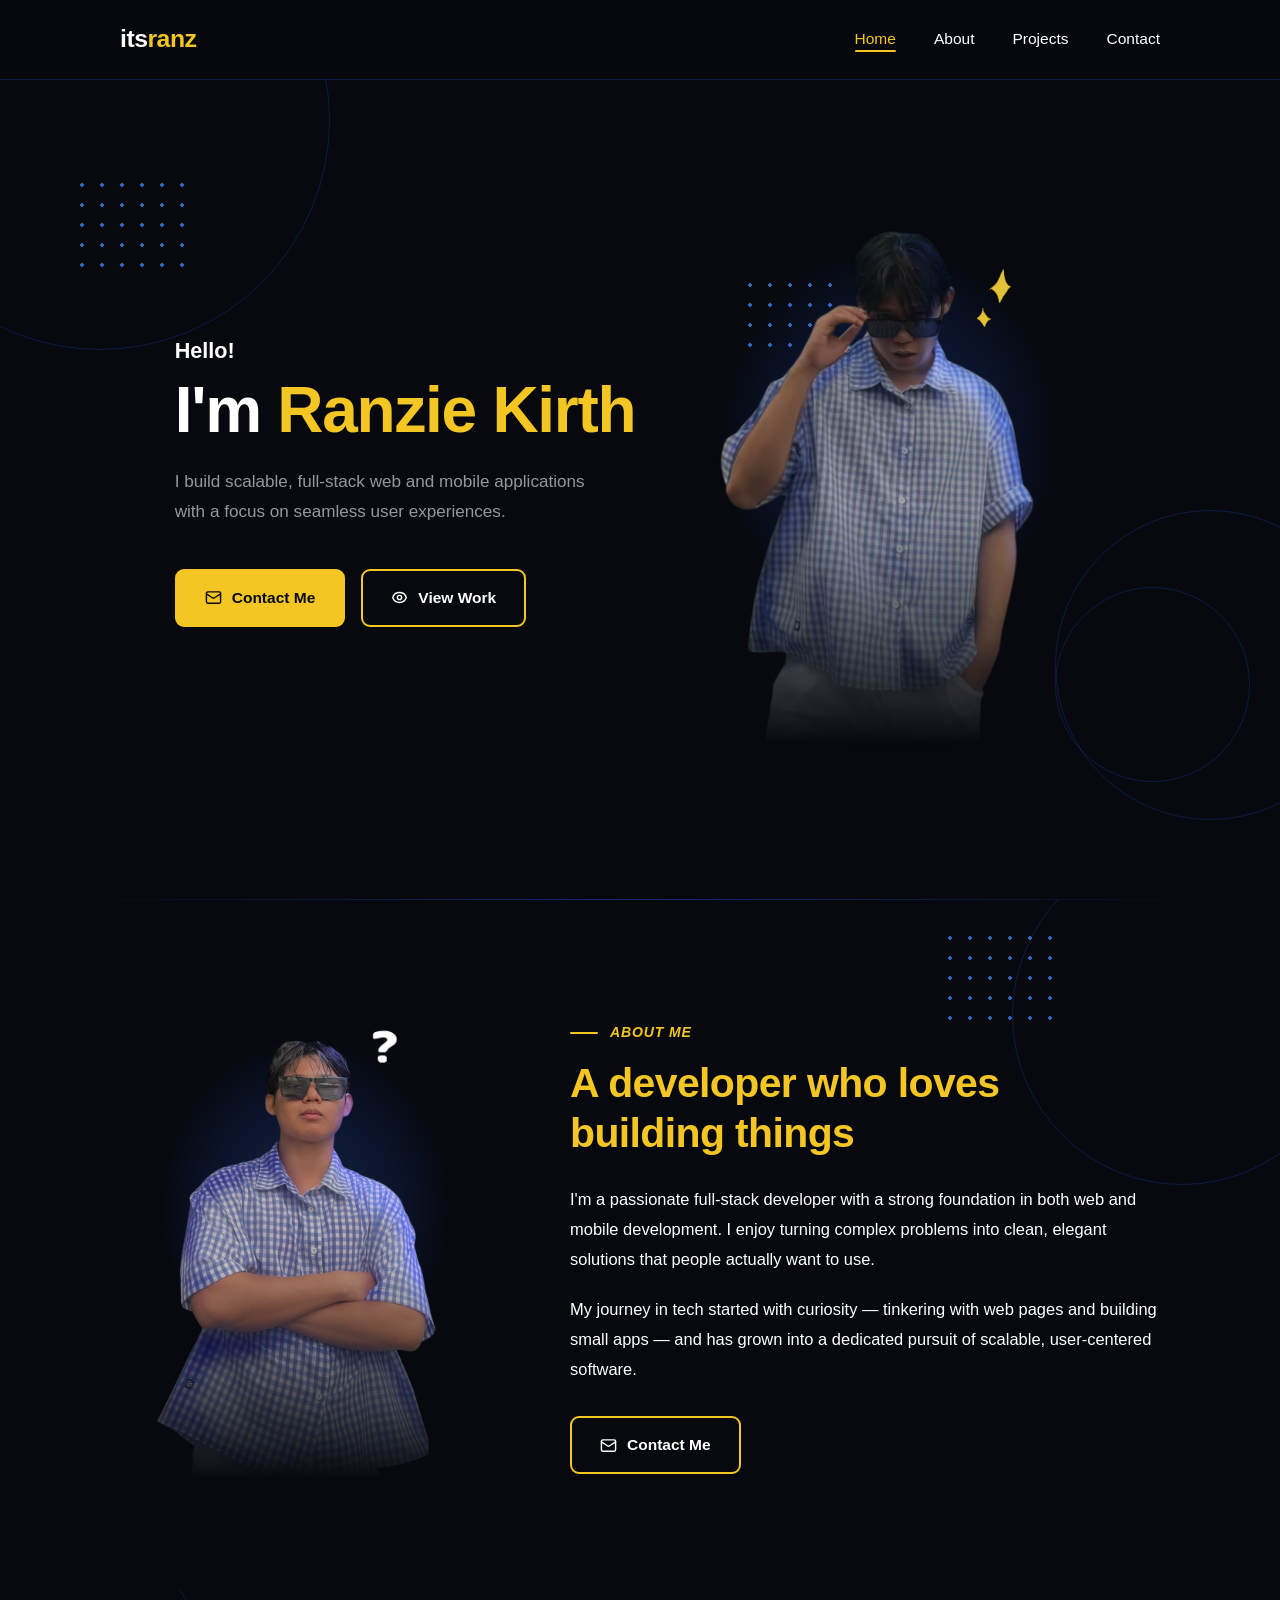
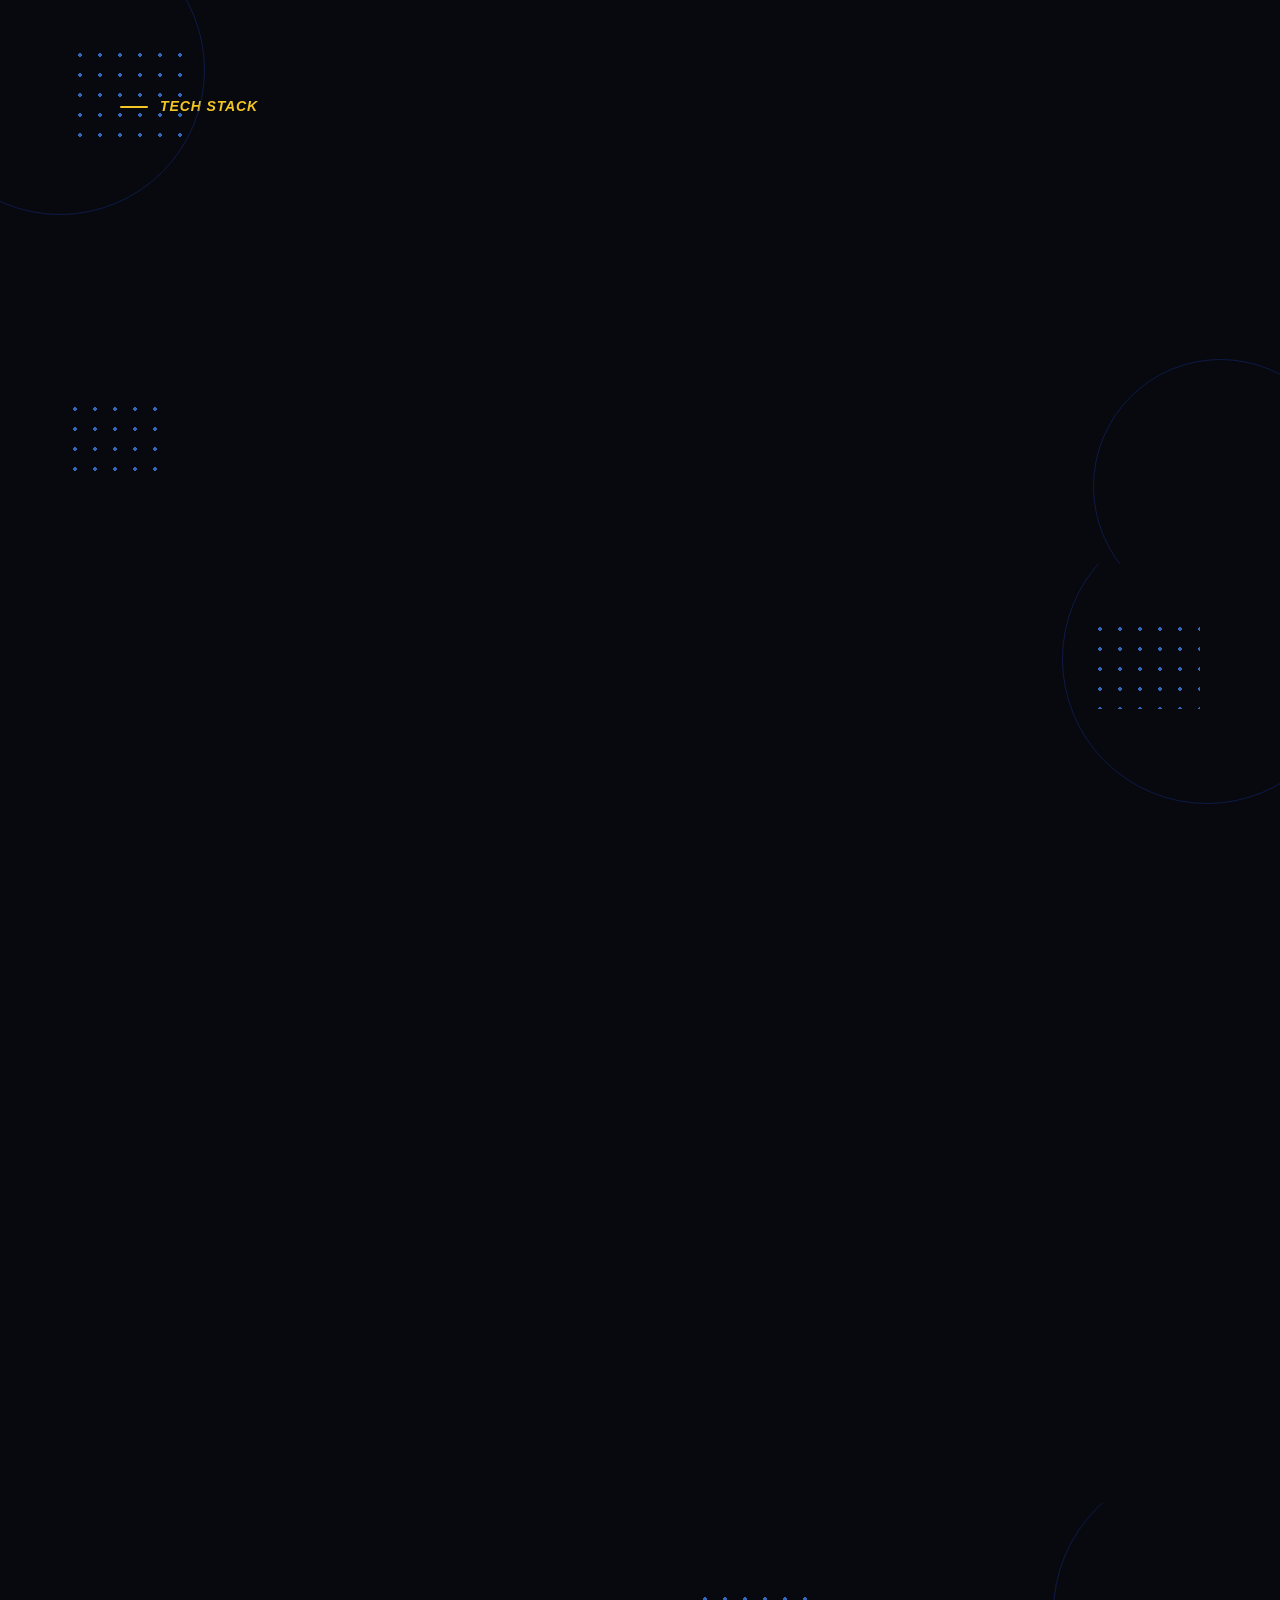
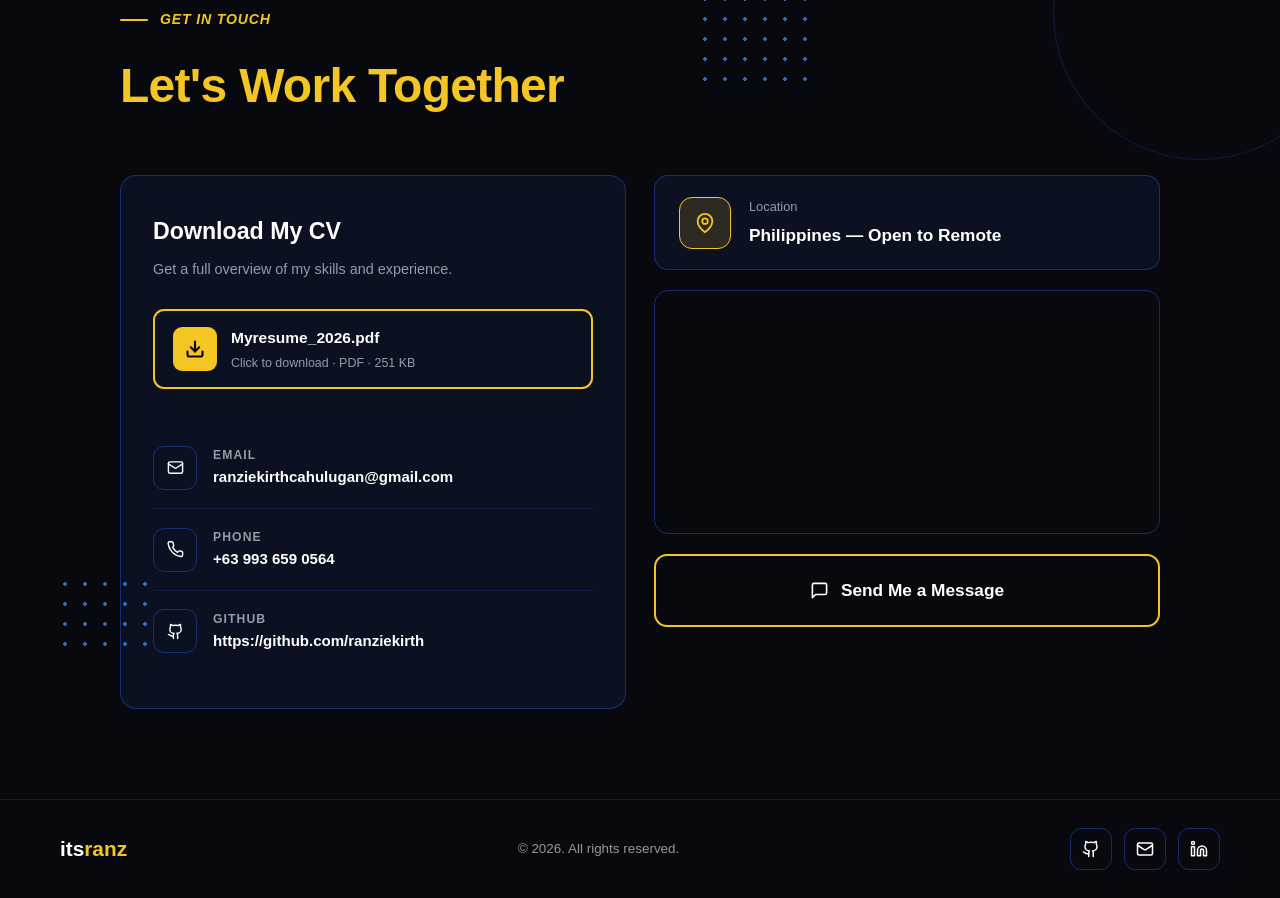
<file: index.html>
<!DOCTYPE html>
<html lang="en">
<head>
    <meta charset="UTF-8">
    <meta name="viewport" content="width=device-width, initial-scale=1.0">
    <link rel="stylesheet" href="./homepagecss.css">
    <title>My Portfolio</title>
</head>
<body>
    <!-- Progress bar -->
  <div id="progress"></div>
 
  <!-- Transition overlay -->
  <div id="overlay"></div>
 
  <!-- =============================================
       NAV
       ============================================= -->
  <nav id="navbar" aria-label="Main navigation">
    <div class="nav-inner">
      <a href="#home" class="nav-logo" data-nav-logo>its<em>ranz</em></a>
      <ul class="nav-links" id="navLinks">
        <li><a class="nav-link active" href="#home"     data-sec="home">Home</a></li>
        <li><a class="nav-link"        href="#about"    data-sec="about">About</a></li>
        <li><a class="nav-link"        href="#projects" data-sec="projects">Projects</a></li>
        <li><a class="nav-link"        href="#contact"  data-sec="contact">Contact</a></li>
      </ul>
      <button class="nav-toggle" id="navToggle" aria-label="Toggle menu" aria-expanded="false" aria-controls="navLinks">
        <span></span><span></span><span></span>
      </button>
    </div>
  </nav>
 
  <!-- =============================================
       HERO
       ============================================= -->
  <section id="home">
    <div class="deco-wrap" aria-hidden="true">
      <div class="deco-ring" style="width:460px;height:460px;top:-110px;left:-130px;"></div>
      <div class="deco-ring" style="width:310px;height:310px;bottom:80px;right:-85px;"></div>
      <div class="deco-ring" style="width:195px;height:195px;bottom:118px;right:30px;"></div>
      <div class="dot-grid"  style="width:120px;height:100px;top:175px;left:72px;"></div>
      <div class="dot-grid"  style="width:100px;height:80px; top:275px;right:440px;"></div>
    </div>
 
    <div class="inner">
      <div class="hero-text">
        <p class="hero-hello reveal">Hello!</p>
        <h1 class="hero-name reveal d1">I'm <span class="gold">Ranzie Kirth</span></h1>
        <p class="hero-sub reveal d2">I build scalable, full-stack web and mobile applications with a focus on seamless user experiences.</p>
        <div class="hero-btns reveal d3">
          <a href="#contact" class="btn btn-solid">
            <!-- mail icon -->
            <svg width="17" height="17" viewBox="0 0 24 24" fill="none" stroke="currentColor" stroke-width="2" stroke-linecap="round" stroke-linejoin="round"><rect x="2" y="4" width="20" height="16" rx="2"/><path d="m22 7-8.97 5.7a1.94 1.94 0 0 1-2.06 0L2 7"/></svg>
            Contact Me
          </a>
          <a href="#projects" class="btn btn-outline">
            <!-- eye icon -->
            <svg width="17" height="17" viewBox="0 0 24 24" fill="none" stroke="currentColor" stroke-width="2" stroke-linecap="round" stroke-linejoin="round"><circle cx="12" cy="12" r="3"/><path d="M2.458 12C3.732 7.943 7.523 5 12 5c4.478 0 8.268 2.943 9.542 7-1.274 4.057-5.064 7-9.542 7-4.477 0-8.268-2.943-9.542-7z"/></svg>
            View Work
          </a>
        </div>
      </div>
 
      <div class="hero-img reveal-right">
        <!--
          TO ADD YOUR PHOTO:
          1. Remove the <div class="photo-ph">…</div> below
          2. Add: <img src="your-photo.png" alt="Carl James" style="object-fit:cover;width:100%;height:100%;">
          Tip: Use remove.bg for a transparent-background PNG.
        -->
        <!-- <div class="photo-ph">
          <svg width="48" height="48" viewBox="0 0 24 24" fill="none" stroke="currentColor" stroke-width="1.2"><rect x="3" y="3" width="18" height="18" rx="3"/><circle cx="8.5" cy="8.5" r="1.5"/><path d="M21 15l-5-5L5 21"/></svg>
          <p>Add your photo here<br><small>Replace this div with an &lt;img&gt; tag</small></p>
        </div> -->

        <picture>
          <source media="(max-width: 620px)" srcset="./img/phoneversion.png">
          <img src="./img/webpicture.png" alt="Ranzie Kirth">
        </picture>

        <img src="./img/star.png" alt="" class="hero-star" aria-hidden="true">
      </div>
    </div>
 
    <div class="hero-divider" aria-hidden="true"></div>
  </section>
 
  <!-- =============================================
       ABOUT
       ============================================= -->
  <section id="about">
    <div class="deco-wrap" aria-hidden="true">
      <div class="deco-ring" style="width:340px;height:340px;top:-55px;right:-72px;"></div>
      <div class="dot-grid"  style="width:120px;height:100px;top:28px;right:220px;"></div>
    </div>
 
    <div class="inner">
      <div class="about-img reveal-left">
        <!--
          TO ADD YOUR PHOTO:
          Replace the div below with:
          <img src="your-photo.png" alt="Carl James">
        -->
        <!-- <div class="photo-ph" style="height:100%;">
          <svg width="48" height="48" viewBox="0 0 24 24" fill="none" stroke="currentColor" stroke-width="1.2"><rect x="3" y="3" width="18" height="18" rx="3"/><circle cx="8.5" cy="8.5" r="1.5"/><path d="M21 15l-5-5L5 21"/></svg>
          <p>Add your photo here</p>
        </div> -->

        <img src="./img/aboutmelast.png" alt="Ranzie Kirth">

        <img src="./img/questionmark.png" alt="" class="about-qmark" aria-hidden="true">


      </div>
 
      <div class="about-txt">
        <p class="sec-label reveal">About Me</p>
        <h2 class="about-heading reveal d1">A developer who loves building things</h2>
        <p class="about-p reveal d2">I'm a passionate full-stack developer with a strong foundation in both web and mobile development. I enjoy turning complex problems into clean, elegant solutions that people actually want to use.</p>
        <p class="about-p reveal d3">My journey in tech started with curiosity — tinkering with web pages and building small apps — and has grown into a dedicated pursuit of scalable, user-centered software.</p>
        <a href="#contact" class="btn btn-outline reveal d4" style="margin-top:12px;">
          <svg width="17" height="17" viewBox="0 0 24 24" fill="none" stroke="currentColor" stroke-width="2" stroke-linecap="round" stroke-linejoin="round"><rect x="2" y="4" width="20" height="16" rx="2"/><path d="m22 7-8.97 5.7a1.94 1.94 0 0 1-2.06 0L2 7"/></svg>
          Contact Me
        </a>
      </div>
    </div>
  </section>
 
  <!-- =============================================
       TECH STACK
       ============================================= -->
  <section id="tech">
    <div class="deco-wrap" aria-hidden="true">
      <div class="deco-ring" style="width:290px;height:290px;top:-65px;left:-85px;"></div>
      <div class="deco-ring" style="width:255px;height:255px;bottom:-50px;right:-68px;"></div>
      <div class="dot-grid"  style="width:120px;height:100px;top:55px;left:70px;"></div>
      <div class="dot-grid"  style="width:100px;height:80px; bottom:85px;left:65px;"></div>
    </div>
 
    <div class="inner">
      <p class="sec-label reveal">Tech Stack</p>
      <h2 class="tech-hd reveal d1">Language, Framework &amp; Tools</h2>
 
      <div class="tech-grid">
        <div class="tech-card reveal d1">
          <h3 class="tech-cat">Languages</h3>
          <div class="tags">
            <span class="tag">Java</span>
            <span class="tag">Python</span>
            <span class="tag">C#</span>
            <span class="tag">Dart</span>
          </div>
        </div>
        <div class="tech-card reveal d2">
          <h3 class="tech-cat">Framework &amp; Platforms</h3>
          <div class="tags">
            <span class="tag">VS Code</span>
            <span class="tag">MySQL</span>
            <span class="tag">Android Studio</span>
            <span class="tag">Firebase</span>
          </div>
        </div>
        <div class="tech-card reveal d3">
          <h3 class="tech-cat">Tools &amp; Design</h3>
          <div class="tags">
            <span class="tag">Git</span>
            <span class="tag">GitHub</span>
            <span class="tag">Figma</span>
          </div>
        </div>
      </div>
    </div>
  </section>
 
  <!-- =============================================
       PROJECTS
       ============================================= -->
  <section id="projects">
    <div class="deco-wrap" aria-hidden="true">
      <div class="deco-ring" style="width:290px;height:290px;top:-50px;right:-72px;"></div>
      <div class="dot-grid"  style="width:110px;height:90px;top:55px;right:80px;"></div>
    </div>
 
    <div class="inner">
      <p class="sec-label reveal">My Work</p>
      <h2 class="proj-hd reveal d1">Featured Projects</h2>

      <div class="proj-carousel reveal d2">
        <button class="proj-nav prev" id="projPrev" aria-label="Previous projects">
          <svg width="20" height="20" viewBox="0 0 24 24" fill="none" stroke="currentColor" stroke-width="2.5" stroke-linecap="round" stroke-linejoin="round"><polyline points="15 18 9 12 15 6"/></svg>
        </button>
        <button class="proj-nav next" id="projNext" aria-label="Next projects">
          <svg width="20" height="20" viewBox="0 0 24 24" fill="none" stroke="currentColor" stroke-width="2.5" stroke-linecap="round" stroke-linejoin="round"><polyline points="9 18 15 12 9 6"/></svg>
        </button>
      <div class="proj-grid" id="projGrid">
        <!-- Card 1 -->
        <div class="proj-card reveal d1">
          <div class="proj-img">
            <!-- Replace this placeholder with: <img src="./img/yourimage.png" alt="Scheduling System"> -->
             <img src="./img/Sched.png" alt="Scheduling System">
            <div class="proj-img-ph">
              <svg width="34" height="34" viewBox="0 0 24 24" fill="none" stroke="currentColor" stroke-width="1.2"><rect x="3" y="3" width="18" height="18" rx="3"/><circle cx="8.5" cy="8.5" r="1.5"/><path d="M21 15l-5-5L5 21"/></svg>
              <span>Image coming soon</span>
            </div>
          </div>
          <span class="proj-badge">Self - Hosted Web Application</span>
          <h3 class="proj-title">Scheduling System</h3>
          <p class="proj-desc">An advanced, self-hosted scheduling and workforce management system engineered specifically for security agencies.</p>
          <div class="proj-stack">
            <span class="proj-tech">Flutter</span>
            <span class="proj-tech">Firebase</span> 
            <span class="proj-tech">Python</span>
          </div>
          <div class="proj-links">
            <a href="https://github.com/cruzashley1/capstone-scheduling-system" target="_blank" rel="noopener" class="proj-link">
              <svg width="14" height="14" viewBox="0 0 24 24" fill="none" stroke="currentColor" stroke-width="2" stroke-linecap="round" stroke-linejoin="round"><path d="M15 22v-4a4.8 4.8 0 0 0-1-3.5c3 0 6-2 6-5.5.08-1.25-.27-2.48-1-3.5.28-1.15.28-2.35 0-3.5 0 0-1 0-3 1.5-2.64-.5-5.36-.5-8 0C6 2 5 2 5 2c-.3 1.15-.3 2.35 0 3.5A5.403 5.403 0 0 0 4 9c0 3.5 3 5.5 6 5.5-.39.49-.68 1.05-.85 1.65-.17.6-.22 1.23-.15 1.85v4"/><path d="M9 18c-4.51 2-5-2-7-2"/></svg>
              GitHub
            </a>
            <a href="#" class="proj-link">
              <svg width="14" height="14" viewBox="0 0 24 24" fill="none" stroke="currentColor" stroke-width="2" stroke-linecap="round" stroke-linejoin="round"><path d="M18 13v6a2 2 0 0 1-2 2H5a2 2 0 0 1-2-2V8a2 2 0 0 1 2-2h6"/><polyline points="15 3 21 3 21 9"/><line x1="10" y1="14" x2="21" y2="3"/></svg>
              Live Demo
            </a>
          </div>
        </div>
        <!-- Card 2 -->
        <div class="proj-card reveal d2">
          <div class="proj-img">
            <img src="./img/anong_ulam.png" alt="Anong Ulam App">
            <!-- Replace this placeholder with: <img src="./img/yourimage.png" alt="Anong Ulam App"> -->
            <div class="proj-img-ph">
              <svg width="34" height="34" viewBox="0 0 24 24" fill="none" stroke="currentColor" stroke-width="1.2"><rect x="3" y="3" width="18" height="18" rx="3"/><circle cx="8.5" cy="8.5" r="1.5"/><path d="M21 15l-5-5L5 21"/></svg>
              <span>Image coming soon</span>
            </div>
          </div>
          <span class="proj-badge">Application</span>
          <h3 class="proj-title">Anong Ulam App</h3>
          <p class="proj-desc">End the daily struggle of asking "Anong ulam?" This app helps you decide what to cook today by matching meals to your exact cravings and preferences.</p>
          <div class="proj-stack">
            <span class="proj-tech">Flutter</span>
            <span class="proj-tech">Supabase</span>
          </div>
          <div class="proj-links">
            <a href="https://github.com/ranziekirth/anongulamapp" target="_blank" rel="noopener" class="proj-link">
              <svg width="14" height="14" viewBox="0 0 24 24" fill="none" stroke="currentColor" stroke-width="2" stroke-linecap="round" stroke-linejoin="round"><path d="M15 22v-4a4.8 4.8 0 0 0-1-3.5c3 0 6-2 6-5.5.08-1.25-.27-2.48-1-3.5.28-1.15.28-2.35 0-3.5 0 0-1 0-3 1.5-2.64-.5-5.36-.5-8 0C6 2 5 2 5 2c-.3 1.15-.3 2.35 0 3.5A5.403 5.403 0 0 0 4 9c0 3.5 3 5.5 6 5.5-.39.49-.68 1.05-.85 1.65-.17.6-.22 1.23-.15 1.85v4"/><path d="M9 18c-4.51 2-5-2-7-2"/></svg>
              GitHub
            </a>
            <a href="#" class="proj-link">
              <svg width="14" height="14" viewBox="0 0 24 24" fill="none" stroke="currentColor" stroke-width="2" stroke-linecap="round" stroke-linejoin="round"><path d="M18 13v6a2 2 0 0 1-2 2H5a2 2 0 0 1-2-2V8a2 2 0 0 1 2-2h6"/><polyline points="15 3 21 3 21 9"/><line x1="10" y1="14" x2="21" y2="3"/></svg>
              Live Demo
            </a>
          </div>
        </div>
        <!-- Card 3 -->
        <div class="proj-card reveal d3">
          <div class="proj-img">
            <!-- Replace this placeholder with: <img src="./img/yourimage.png" alt="Discipline App"> -->
            <div class="proj-img-ph">
              <svg width="34" height="34" viewBox="0 0 24 24" fill="none" stroke="currentColor" stroke-width="1.2"><rect x="3" y="3" width="18" height="18" rx="3"/><circle cx="8.5" cy="8.5" r="1.5"/><path d="M21 15l-5-5L5 21"/></svg>
              <span>Image coming soon</span>
            </div>
          </div>
          <span class="proj-badge">Application</span>
          <h3 class="proj-title">Discipline App</h3>
          <p class="proj-desc">A gamified habit tracker designed to make self-discipline engaging and fun.</p>
          <div class="proj-stack">
            <span class="proj-tech">Flutter</span>
            <span class="proj-tech">Firebase</span>
          </div>
          <div class="proj-links">
            <a href="#" class="proj-link">
              <svg width="14" height="14" viewBox="0 0 24 24" fill="none" stroke="currentColor" stroke-width="2" stroke-linecap="round" stroke-linejoin="round"><path d="M15 22v-4a4.8 4.8 0 0 0-1-3.5c3 0 6-2 6-5.5.08-1.25-.27-2.48-1-3.5.28-1.15.28-2.35 0-3.5 0 0-1 0-3 1.5-2.64-.5-5.36-.5-8 0C6 2 5 2 5 2c-.3 1.15-.3 2.35 0 3.5A5.403 5.403 0 0 0 4 9c0 3.5 3 5.5 6 5.5-.39.49-.68 1.05-.85 1.65-.17.6-.22 1.23-.15 1.85v4"/><path d="M9 18c-4.51 2-5-2-7-2"/></svg>
              GitHub
            </a>
            <a href="#" class="proj-link">
              <svg width="14" height="14" viewBox="0 0 24 24" fill="none" stroke="currentColor" stroke-width="2" stroke-linecap="round" stroke-linejoin="round"><path d="M18 13v6a2 2 0 0 1-2 2H5a2 2 0 0 1-2-2V8a2 2 0 0 1 2-2h6"/><polyline points="15 3 21 3 21 9"/><line x1="10" y1="14" x2="21" y2="3"/></svg>
              Live Demo
            </a>
          </div>
        </div>
        <!-- Card 4 -->
        <div class="proj-card reveal d4">
          <div class="proj-img">
            <img src="./img/Nice_app.png" alt="Nice App sign-in screen">
          </div>
          <span class="proj-badge">Application</span>
          <h3 class="proj-title">Nice App</h3>
          <p class="proj-desc">Nice is a simple, convenient tenant billing app that I made specially for my mother, to help her track her tenants' bills.</p>
          <div class="proj-stack">
            <span class="proj-tech">Flutter</span>
            <span class="proj-tech">Firebase</span>
          </div>
          <div class="proj-links">
            <a href="https://github.com/ranziekirth/nice_app" target="_blank" rel="noopener" class="proj-link">
              <svg width="14" height="14" viewBox="0 0 24 24" fill="none" stroke="currentColor" stroke-width="2" stroke-linecap="round" stroke-linejoin="round"><path d="M15 22v-4a4.8 4.8 0 0 0-1-3.5c3 0 6-2 6-5.5.08-1.25-.27-2.48-1-3.5.28-1.15.28-2.35 0-3.5 0 0-1 0-3 1.5-2.64-.5-5.36-.5-8 0C6 2 5 2 5 2c-.3 1.15-.3 2.35 0 3.5A5.403 5.403 0 0 0 4 9c0 3.5 3 5.5 6 5.5-.39.49-.68 1.05-.85 1.65-.17.6-.22 1.23-.15 1.85v4"/><path d="M9 18c-4.51 2-5-2-7-2"/></svg>
              GitHub
            </a>
            <a href="#" class="proj-link">
              <svg width="14" height="14" viewBox="0 0 24 24" fill="none" stroke="currentColor" stroke-width="2" stroke-linecap="round" stroke-linejoin="round"><path d="M18 13v6a2 2 0 0 1-2 2H5a2 2 0 0 1-2-2V8a2 2 0 0 1 2-2h6"/><polyline points="15 3 21 3 21 9"/><line x1="10" y1="14" x2="21" y2="3"/></svg>
              Live Demo
            </a>
          </div>
        </div>
      </div>
      </div>
    </div>
  </section>

  <!-- =============================================
       CONTACT
       ============================================= -->
  <section id="contact">
    <div class="deco-wrap" aria-hidden="true">
      <div class="deco-ring" style="width:295px;height:295px;top:-38px;right:-68px;"></div>
      <div class="dot-grid"  style="width:120px;height:100px;top:86px;right:465px;"></div>
      <div class="dot-grid"  style="width:100px;height:80px; bottom:145px;left:55px;"></div>
    </div>
 
    <div class="inner">
      <p class="sec-label reveal">Get In Touch</p>
      <h2 class="contact-hd reveal d1">Let's Work Together</h2>
 
      <div class="contact-cols">
        <!-- LEFT CARD -->
        <div class="cv-card reveal d1">
          <h3 class="cv-title">Download My CV</h3>
          <p class="cv-sub">Get a full overview of my skills and experience.</p>
          <a href="./files/Myresume_2026.pdf" download class="cv-dl">
            <div class="cv-icon">
              <svg width="20" height="20" viewBox="0 0 24 24" fill="none" stroke="currentColor" stroke-width="2.5" stroke-linecap="round" stroke-linejoin="round"><path d="M21 15v4a2 2 0 0 1-2 2H5a2 2 0 0 1-2-2v-4"/><polyline points="7 10 12 15 17 10"/><line x1="12" y1="15" x2="12" y2="3"/></svg>
            </div>
            <div>
              <div class="cv-fname">Myresume_2026.pdf</div>
              <div class="cv-fmeta">Click to download · PDF · 251 KB</div>
            </div>
          </a>
 
          <div class="ci-list">
            <div class="ci">
              <div class="ci-icon">
                <svg width="17" height="17" viewBox="0 0 24 24" fill="none" stroke="currentColor" stroke-width="2" stroke-linecap="round" stroke-linejoin="round"><rect x="2" y="4" width="20" height="16" rx="2"/><path d="m22 7-8.97 5.7a1.94 1.94 0 0 1-2.06 0L2 7"/></svg>
              </div>
              <div>
                <div class="ci-lbl">Email</div>
                <div class="ci-val">ranziekirthcahulugan@gmail.com</div>
              </div>
            </div>
            <div class="ci">
              <div class="ci-icon">
                <svg width="17" height="17" viewBox="0 0 24 24" fill="none" stroke="currentColor" stroke-width="2" stroke-linecap="round" stroke-linejoin="round"><path d="M22 16.92v3a2 2 0 0 1-2.18 2 19.79 19.79 0 0 1-8.63-3.07A19.5 19.5 0 0 1 4.69 12 19.79 19.79 0 0 1 1.61 3.18 2 2 0 0 1 3.6 1h3a2 2 0 0 1 2 1.72c.127.96.361 1.903.7 2.81a2 2 0 0 1-.45 2.11L8.09 9a16 16 0 0 0 6.91 6.91l1.36-1.36a2 2 0 0 1 2.11-.45c.907.339 1.85.573 2.81.7A2 2 0 0 1 22 16.92z"/></svg>
              </div>
              <div>
                <div class="ci-lbl">Phone</div>
                <div class="ci-val">+63 993 659 0564</div>
              </div>
            </div>
            <div class="ci">
              <div class="ci-icon">
                <svg width="17" height="17" viewBox="0 0 24 24" fill="none" stroke="currentColor" stroke-width="2" stroke-linecap="round" stroke-linejoin="round"><path d="M15 22v-4a4.8 4.8 0 0 0-1-3.5c3 0 6-2 6-5.5.08-1.25-.27-2.48-1-3.5.28-1.15.28-2.35 0-3.5 0 0-1 0-3 1.5-2.64-.5-5.36-.5-8 0C6 2 5 2 5 2c-.3 1.15-.3 2.35 0 3.5A5.403 5.403 0 0 0 4 9c0 3.5 3 5.5 6 5.5-.39.49-.68 1.05-.85 1.65-.17.6-.22 1.23-.15 1.85v4"/><path d="M9 18c-4.51 2-5-2-7-2"/></svg>
              </div>
              <div>
                <div class="ci-lbl">GitHub</div>
                <div class="ci-val">https://github.com/ranziekirth</div>
              </div>
            </div>
          </div>
        </div>
 
        <!-- RIGHT COLUMN -->
        <div class="contact-right reveal d2">
          <div class="loc-card">
            <div class="loc-icon">
              <svg width="22" height="22" viewBox="0 0 24 24" fill="none" stroke="currentColor" stroke-width="2" stroke-linecap="round" stroke-linejoin="round"><path d="M20 10c0 6-8 12-8 12s-8-6-8-12a8 8 0 0 1 16 0Z"/><circle cx="12" cy="10" r="3"/></svg>
            </div>
            <div>
              <div class="loc-lbl">Location</div>
              <div class="loc-val">Philippines — Open to Remote</div>
            </div>
          </div>
 
          <div class="map-wrap">
            <iframe
              src="https://www.google.com/maps/embed?pb=!1m18!1m12!1m3!1d247609.9543782397!2d120.9998977!2d14.5547656!2m3!1f0!2f0!3f0!3m2!1i1024!2i768!4f13.1!3m3!1m2!1s0x3397ca03571ec38b%3A0x69d1d9d9a0b1b1c8!2sManila%2C%20Metro%20Manila!5e0!3m2!1sen!2sph!4v1700000000000!5m2!1sen!2sph"
              allowfullscreen=""
              loading="lazy"
              referrerpolicy="no-referrer-when-downgrade"
              title="Map of Manila, Philippines"
            ></iframe>
          </div>
 
          <a href="viber://chat?number=639936590564" class="msg-btn">
            <svg width="19" height="19" viewBox="0 0 24 24" fill="none" stroke="currentColor" stroke-width="2" stroke-linecap="round" stroke-linejoin="round">
              <path d="M21 15a2 2 0 0 1-2 2H7l-4 4V5a2 2 0 0 1 2-2h14a2 2 0 0 1 2 2z"/> </svg>
            Send Me a Message
          </a>
        </div>
      </div>
    </div>
  </section>
 
  <!-- =============================================
       FOOTER
       ============================================= -->
  <footer>
    <a href="#home" class="ft-logo">its<em>ranz</em></a>
    <p class="ft-copy">© 2026. All rights reserved.</p>
    <div class="ft-icons">
      <a href="https://github.com/ranziekirth" target="_blank" rel="noopener" class="ft-ico" aria-label="GitHub">
        <svg width="18" height="18" viewBox="0 0 24 24" fill="none" stroke="currentColor" stroke-width="2" stroke-linecap="round" stroke-linejoin="round"><path d="M15 22v-4a4.8 4.8 0 0 0-1-3.5c3 0 6-2 6-5.5.08-1.25-.27-2.48-1-3.5.28-1.15.28-2.35 0-3.5 0 0-1 0-3 1.5-2.64-.5-5.36-.5-8 0C6 2 5 2 5 2c-.3 1.15-.3 2.35 0 3.5A5.403 5.403 0 0 0 4 9c0 3.5 3 5.5 6 5.5-.39.49-.68 1.05-.85 1.65-.17.6-.22 1.23-.15 1.85v4"/><path d="M9 18c-4.51 2-5-2-7-2"/></svg>
      </a>
      <a href="mailto:ranziekirthcahulugan@gmail.com" class="ft-ico" aria-label="Email">
        <svg width="18" height="18" viewBox="0 0 24 24" fill="none" stroke="currentColor" stroke-width="2" stroke-linecap="round" stroke-linejoin="round"><rect x="2" y="4" width="20" height="16" rx="2"/><path d="m22 7-8.97 5.7a1.94 1.94 0 0 1-2.06 0L2 7"/></svg>
      </a>
      <a href="https://www.linkedin.com/in/ranzie-kirth-c-081a9a312?utm_source=share_via&utm_content=profile&utm_medium=member_android" target="_blank" rel="noopener noreferrer" class="ft-ico" aria-label="LinkedIn">
        <svg width="18" height="18" viewBox="0 0 24 24" fill="none" stroke="currentColor" stroke-width="2" stroke-linecap="round" stroke-linejoin="round"><path d="M16 8a6 6 0 0 1 6 6v7h-4v-7a2 2 0 0 0-2-2 2 2 0 0 0-2 2v7h-4v-7a6 6 0 0 1 6-6z"/><rect x="2" y="9" width="4" height="12"/><circle cx="4" cy="4" r="2"/></svg>
      </a>
    </div>
  </footer>

  <script src="./function.js"></script>
    
</body>
</html>
</file>
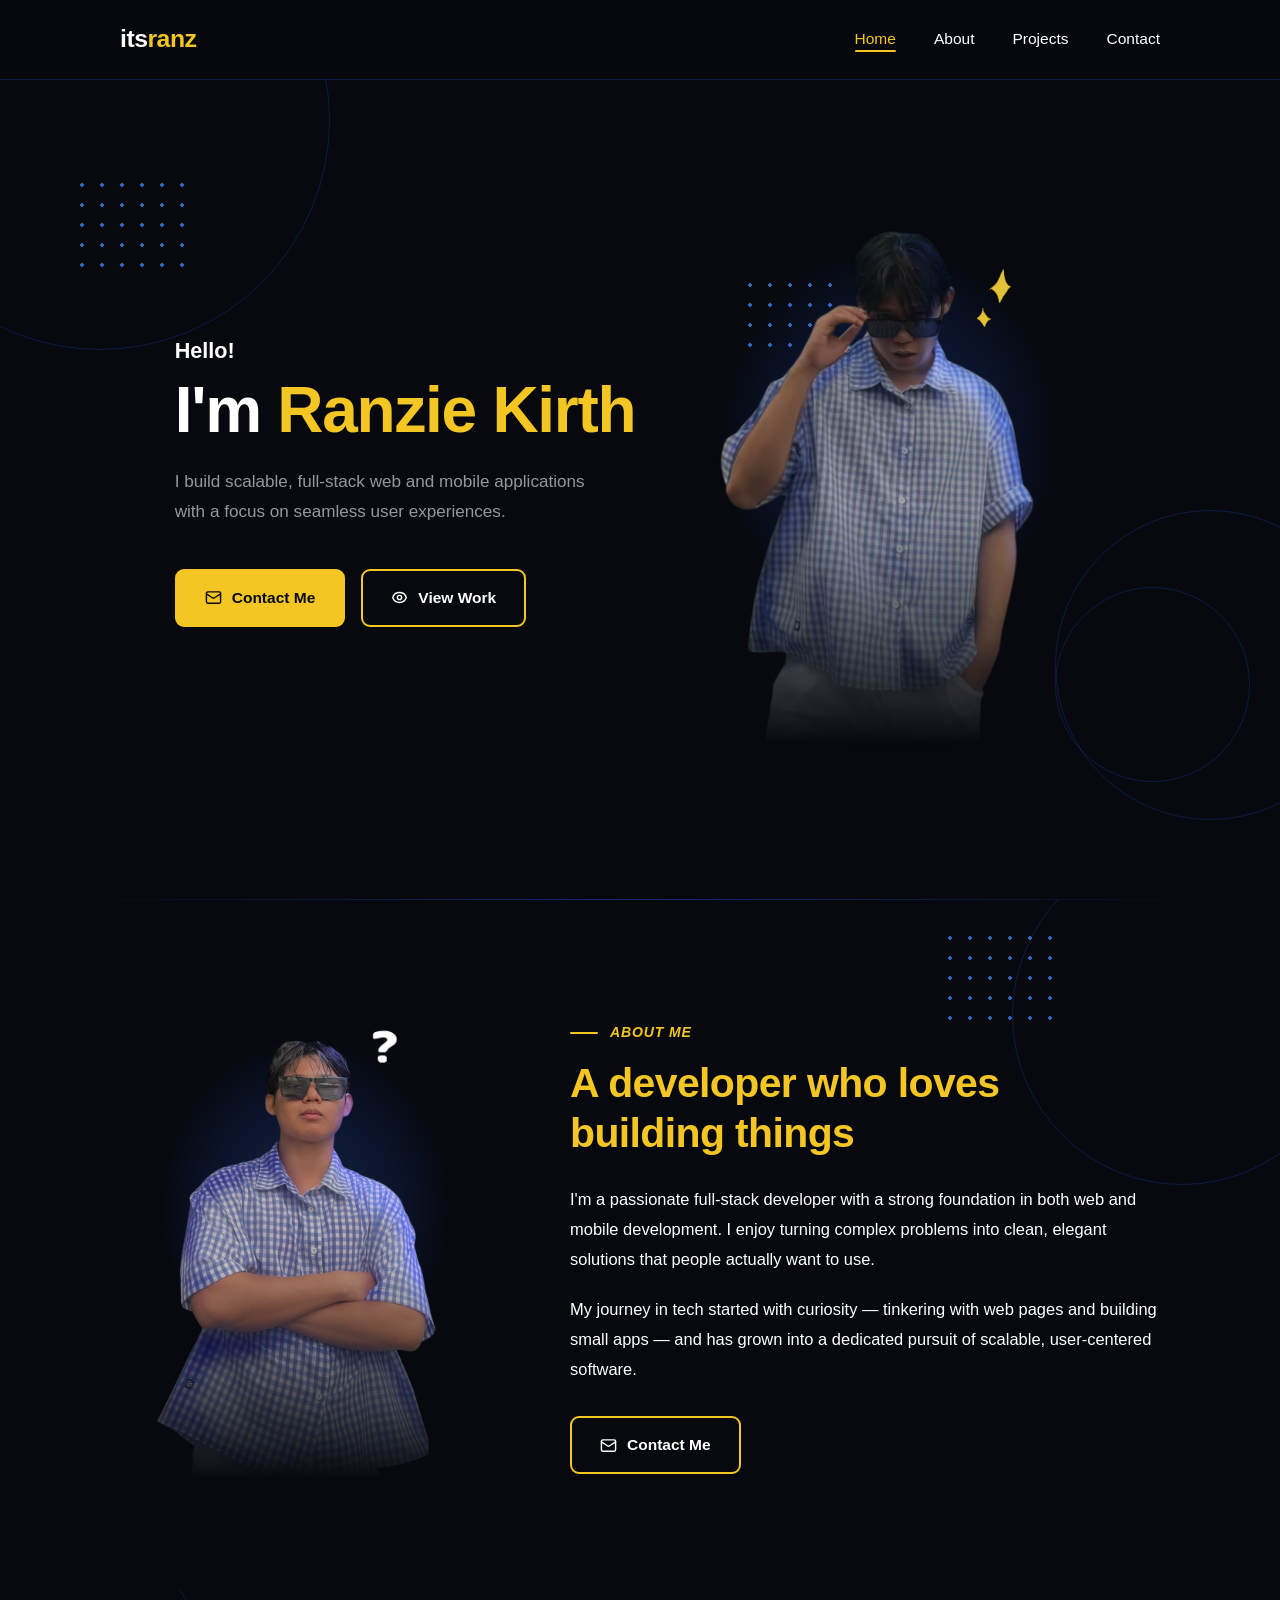
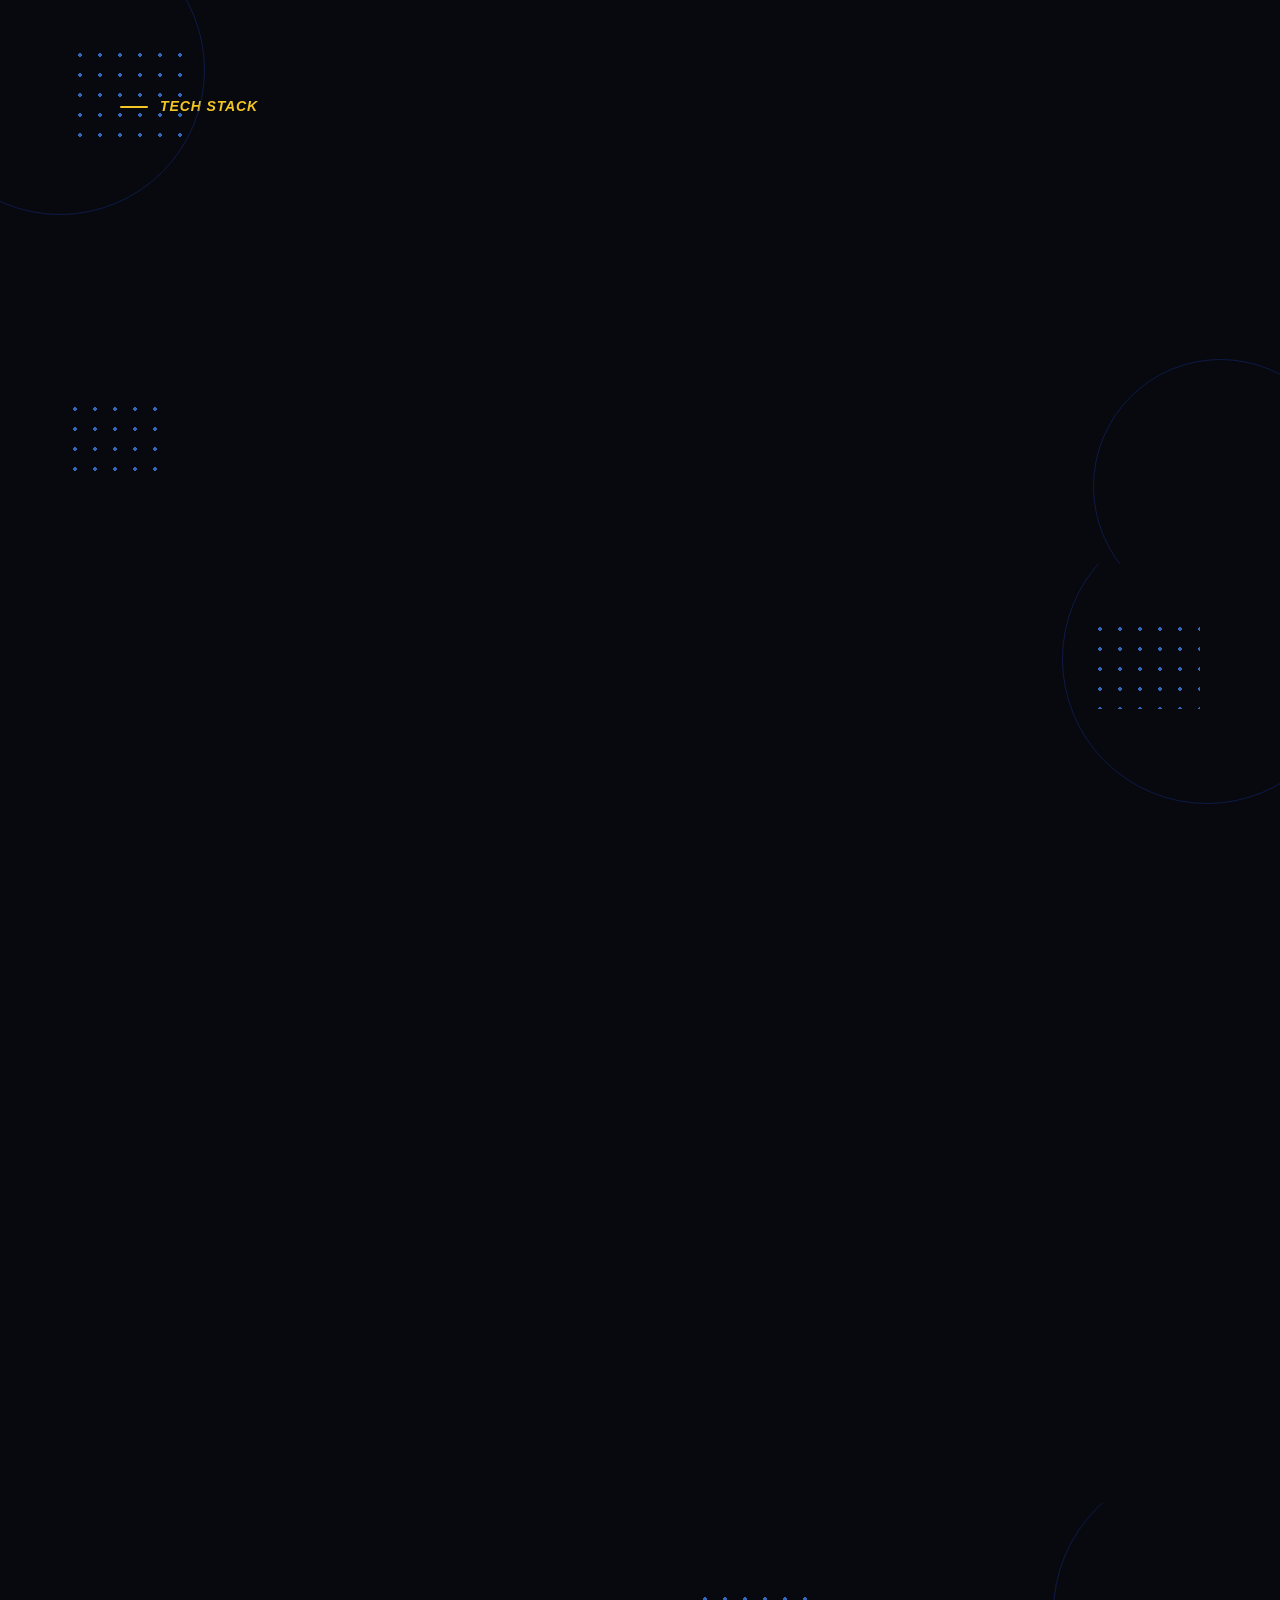
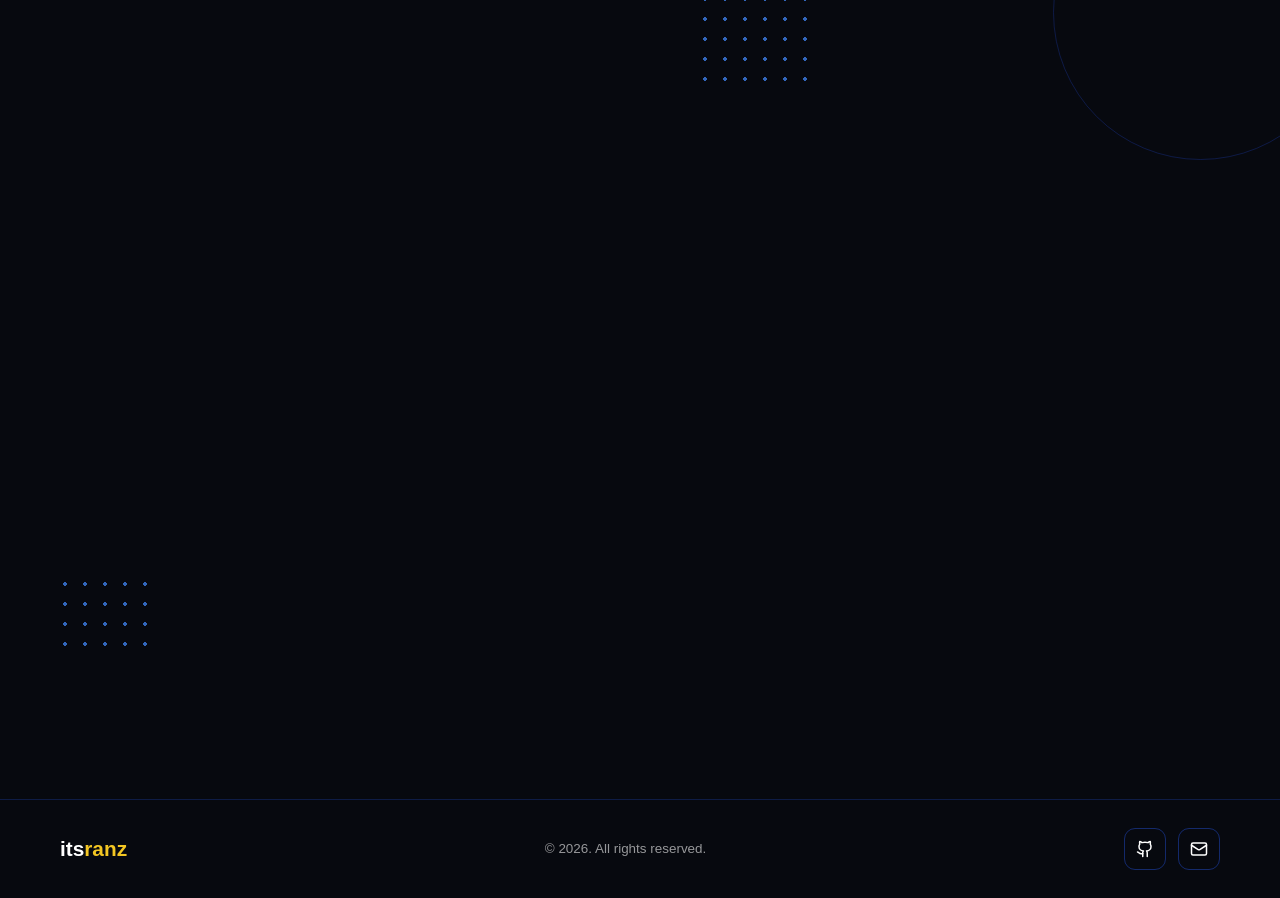
<file: homepage.html>
<!DOCTYPE html>
<html lang="en">
<head>
    <meta charset="UTF-8">
    <meta name="viewport" content="width=device-width, initial-scale=1.0">
    <link rel="stylesheet" href="./homepagecss.css">
    <title>My Portfolio</title>
</head>
<body>
    <!-- Progress bar -->
  <div id="progress"></div>
 
  <!-- Transition overlay -->
  <div id="overlay"></div>
 
  <!-- =============================================
       NAV
       ============================================= -->
  <nav id="navbar" aria-label="Main navigation">
    <div class="nav-inner">
      <a href="#home" class="nav-logo" data-nav-logo>its<em>ranz</em></a>
      <ul class="nav-links" id="navLinks">
        <li><a class="nav-link active" href="#home"     data-sec="home">Home</a></li>
        <li><a class="nav-link"        href="#about"    data-sec="about">About</a></li>
        <li><a class="nav-link"        href="#projects" data-sec="projects">Projects</a></li>
        <li><a class="nav-link"        href="#contact"  data-sec="contact">Contact</a></li>
      </ul>
      <button class="nav-toggle" id="navToggle" aria-label="Toggle menu" aria-expanded="false" aria-controls="navLinks">
        <span></span><span></span><span></span>
      </button>
    </div>
  </nav>
 
  <!-- =============================================
       HERO
       ============================================= -->
  <section id="home">
    <div class="deco-wrap" aria-hidden="true">
      <div class="deco-ring" style="width:460px;height:460px;top:-110px;left:-130px;"></div>
      <div class="deco-ring" style="width:310px;height:310px;bottom:80px;right:-85px;"></div>
      <div class="deco-ring" style="width:195px;height:195px;bottom:118px;right:30px;"></div>
      <div class="dot-grid"  style="width:120px;height:100px;top:175px;left:72px;"></div>
      <div class="dot-grid"  style="width:100px;height:80px; top:275px;right:440px;"></div>
    </div>
 
    <div class="inner">
      <div class="hero-text">
        <p class="hero-hello reveal">Hello!</p>
        <h1 class="hero-name reveal d1">I'm <span class="gold">Ranzie Kirth</span></h1>
        <p class="hero-sub reveal d2">I build scalable, full-stack web and mobile applications with a focus on seamless user experiences.</p>
        <div class="hero-btns reveal d3">
          <a href="#contact" class="btn btn-solid">
            <!-- mail icon -->
            <svg width="17" height="17" viewBox="0 0 24 24" fill="none" stroke="currentColor" stroke-width="2" stroke-linecap="round" stroke-linejoin="round"><rect x="2" y="4" width="20" height="16" rx="2"/><path d="m22 7-8.97 5.7a1.94 1.94 0 0 1-2.06 0L2 7"/></svg>
            Contact Me
          </a>
          <a href="#projects" class="btn btn-outline">
            <!-- eye icon -->
            <svg width="17" height="17" viewBox="0 0 24 24" fill="none" stroke="currentColor" stroke-width="2" stroke-linecap="round" stroke-linejoin="round"><circle cx="12" cy="12" r="3"/><path d="M2.458 12C3.732 7.943 7.523 5 12 5c4.478 0 8.268 2.943 9.542 7-1.274 4.057-5.064 7-9.542 7-4.477 0-8.268-2.943-9.542-7z"/></svg>
            View Work
          </a>
        </div>
      </div>
 
      <div class="hero-img reveal-right">
        <!--
          TO ADD YOUR PHOTO:
          1. Remove the <div class="photo-ph">…</div> below
          2. Add: <img src="your-photo.png" alt="Carl James" style="object-fit:cover;width:100%;height:100%;">
          Tip: Use remove.bg for a transparent-background PNG.
        -->
        <!-- <div class="photo-ph">
          <svg width="48" height="48" viewBox="0 0 24 24" fill="none" stroke="currentColor" stroke-width="1.2"><rect x="3" y="3" width="18" height="18" rx="3"/><circle cx="8.5" cy="8.5" r="1.5"/><path d="M21 15l-5-5L5 21"/></svg>
          <p>Add your photo here<br><small>Replace this div with an &lt;img&gt; tag</small></p>
        </div> -->

        <picture>
          <source media="(max-width: 620px)" srcset="./img/phoneversion.png">
          <img src="./img/webpicture.png" alt="Ranzie Kirth">
        </picture>

        <img src="./img/star.png" alt="" class="hero-star" aria-hidden="true">
      </div>
    </div>
 
    <div class="hero-divider" aria-hidden="true"></div>
  </section>
 
  <!-- =============================================
       ABOUT
       ============================================= -->
  <section id="about">
    <div class="deco-wrap" aria-hidden="true">
      <div class="deco-ring" style="width:340px;height:340px;top:-55px;right:-72px;"></div>
      <div class="dot-grid"  style="width:120px;height:100px;top:28px;right:220px;"></div>
    </div>
 
    <div class="inner">
      <div class="about-img reveal-left">
        <!--
          TO ADD YOUR PHOTO:
          Replace the div below with:
          <img src="your-photo.png" alt="Carl James">
        -->
        <!-- <div class="photo-ph" style="height:100%;">
          <svg width="48" height="48" viewBox="0 0 24 24" fill="none" stroke="currentColor" stroke-width="1.2"><rect x="3" y="3" width="18" height="18" rx="3"/><circle cx="8.5" cy="8.5" r="1.5"/><path d="M21 15l-5-5L5 21"/></svg>
          <p>Add your photo here</p>
        </div> -->

        <img src="./img/aboutmelast.png" alt="Ranzie Kirth">

        <img src="./img/questionmark.png" alt="" class="about-qmark" aria-hidden="true">


      </div>
 
      <div class="about-txt">
        <p class="sec-label reveal">About Me</p>
        <h2 class="about-heading reveal d1">A developer who loves building things</h2>
        <p class="about-p reveal d2">I'm a passionate full-stack developer with a strong foundation in both web and mobile development. I enjoy turning complex problems into clean, elegant solutions that people actually want to use.</p>
        <p class="about-p reveal d3">My journey in tech started with curiosity — tinkering with web pages and building small apps — and has grown into a dedicated pursuit of scalable, user-centered software.</p>
        <a href="#contact" class="btn btn-outline reveal d4" style="margin-top:12px;">
          <svg width="17" height="17" viewBox="0 0 24 24" fill="none" stroke="currentColor" stroke-width="2" stroke-linecap="round" stroke-linejoin="round"><rect x="2" y="4" width="20" height="16" rx="2"/><path d="m22 7-8.97 5.7a1.94 1.94 0 0 1-2.06 0L2 7"/></svg>
          Contact Me
        </a>
      </div>
    </div>
  </section>
 
  <!-- =============================================
       TECH STACK
       ============================================= -->
  <section id="tech">
    <div class="deco-wrap" aria-hidden="true">
      <div class="deco-ring" style="width:290px;height:290px;top:-65px;left:-85px;"></div>
      <div class="deco-ring" style="width:255px;height:255px;bottom:-50px;right:-68px;"></div>
      <div class="dot-grid"  style="width:120px;height:100px;top:55px;left:70px;"></div>
      <div class="dot-grid"  style="width:100px;height:80px; bottom:85px;left:65px;"></div>
    </div>
 
    <div class="inner">
      <p class="sec-label reveal">Tech Stack</p>
      <h2 class="tech-hd reveal d1">Language, Framework &amp; Tools</h2>
 
      <div class="tech-grid">
        <div class="tech-card reveal d1">
          <h3 class="tech-cat">Languages</h3>
          <div class="tags">
            <span class="tag">Java</span>
            <span class="tag">Python</span>
            <span class="tag">C#</span>
            <span class="tag">Dart</span>
          </div>
        </div>
        <div class="tech-card reveal d2">
          <h3 class="tech-cat">Framework &amp; Platforms</h3>
          <div class="tags">
            <span class="tag">VS Code</span>
            <span class="tag">MySQL</span>
            <span class="tag">Android Studio</span>
            <span class="tag">Firebase</span>
          </div>
        </div>
        <div class="tech-card reveal d3">
          <h3 class="tech-cat">Tools &amp; Design</h3>
          <div class="tags">
            <span class="tag">Git</span>
            <span class="tag">GitHub</span>
            <span class="tag">Figma</span>
          </div>
        </div>
      </div>
    </div>
  </section>
 
  <!-- =============================================
       PROJECTS
       ============================================= -->
  <section id="projects">
    <div class="deco-wrap" aria-hidden="true">
      <div class="deco-ring" style="width:290px;height:290px;top:-50px;right:-72px;"></div>
      <div class="dot-grid"  style="width:110px;height:90px;top:55px;right:80px;"></div>
    </div>
 
    <div class="inner">
      <p class="sec-label reveal">My Work</p>
      <h2 class="proj-hd reveal d1">Featured Projects</h2>

      <div class="proj-carousel reveal d2">
        <button class="proj-nav prev" id="projPrev" aria-label="Previous projects">
          <svg width="20" height="20" viewBox="0 0 24 24" fill="none" stroke="currentColor" stroke-width="2.5" stroke-linecap="round" stroke-linejoin="round"><polyline points="15 18 9 12 15 6"/></svg>
        </button>
        <button class="proj-nav next" id="projNext" aria-label="Next projects">
          <svg width="20" height="20" viewBox="0 0 24 24" fill="none" stroke="currentColor" stroke-width="2.5" stroke-linecap="round" stroke-linejoin="round"><polyline points="9 18 15 12 9 6"/></svg>
        </button>
      <div class="proj-grid" id="projGrid">
        <!-- Card 1 -->
        <div class="proj-card reveal d1">
          <div class="proj-img">
            <!-- Replace this placeholder with: <img src="./img/yourimage.png" alt="Scheduling System"> -->
            <div class="proj-img-ph">
              <svg width="34" height="34" viewBox="0 0 24 24" fill="none" stroke="currentColor" stroke-width="1.2"><rect x="3" y="3" width="18" height="18" rx="3"/><circle cx="8.5" cy="8.5" r="1.5"/><path d="M21 15l-5-5L5 21"/></svg>
              <span>Image coming soon</span>
            </div>
          </div>
          <span class="proj-badge">Self - Hosted Web Application</span>
          <h3 class="proj-title">Scheduling System</h3>
          <p class="proj-desc">An advanced, self-hosted scheduling and workforce management system engineered specifically for security agencies.</p>
          <div class="proj-stack">
            <span class="proj-tech">Flutter</span>
            <span class="proj-tech">Firebase</span> 
            <span class="proj-tech">Python</span>
          </div>
          <div class="proj-links">
            <a href="#" class="proj-link">
              <svg width="14" height="14" viewBox="0 0 24 24" fill="none" stroke="currentColor" stroke-width="2" stroke-linecap="round" stroke-linejoin="round"><path d="M15 22v-4a4.8 4.8 0 0 0-1-3.5c3 0 6-2 6-5.5.08-1.25-.27-2.48-1-3.5.28-1.15.28-2.35 0-3.5 0 0-1 0-3 1.5-2.64-.5-5.36-.5-8 0C6 2 5 2 5 2c-.3 1.15-.3 2.35 0 3.5A5.403 5.403 0 0 0 4 9c0 3.5 3 5.5 6 5.5-.39.49-.68 1.05-.85 1.65-.17.6-.22 1.23-.15 1.85v4"/><path d="M9 18c-4.51 2-5-2-7-2"/></svg>
              GitHub
            </a>
            <a href="#" class="proj-link">
              <svg width="14" height="14" viewBox="0 0 24 24" fill="none" stroke="currentColor" stroke-width="2" stroke-linecap="round" stroke-linejoin="round"><path d="M18 13v6a2 2 0 0 1-2 2H5a2 2 0 0 1-2-2V8a2 2 0 0 1 2-2h6"/><polyline points="15 3 21 3 21 9"/><line x1="10" y1="14" x2="21" y2="3"/></svg>
              Live Demo
            </a>
          </div>
        </div>
        <!-- Card 2 -->
        <div class="proj-card reveal d2">
          <div class="proj-img">
            <!-- Replace this placeholder with: <img src="./img/yourimage.png" alt="Anong Ulam App"> -->
            <div class="proj-img-ph">
              <svg width="34" height="34" viewBox="0 0 24 24" fill="none" stroke="currentColor" stroke-width="1.2"><rect x="3" y="3" width="18" height="18" rx="3"/><circle cx="8.5" cy="8.5" r="1.5"/><path d="M21 15l-5-5L5 21"/></svg>
              <span>Image coming soon</span>
            </div>
          </div>
          <span class="proj-badge">Application</span>
          <h3 class="proj-title">Anong Ulam App</h3>
          <p class="proj-desc">End the daily struggle of asking "Anong ulam?" This app helps you decide what to cook today by matching meals to your exact cravings and preferences.</p>
          <div class="proj-stack">
            <span class="proj-tech">Flutter</span>
            <span class="proj-tech">Firebase</span>
          </div>
          <div class="proj-links">
            <a href="#" class="proj-link">
              <svg width="14" height="14" viewBox="0 0 24 24" fill="none" stroke="currentColor" stroke-width="2" stroke-linecap="round" stroke-linejoin="round"><path d="M15 22v-4a4.8 4.8 0 0 0-1-3.5c3 0 6-2 6-5.5.08-1.25-.27-2.48-1-3.5.28-1.15.28-2.35 0-3.5 0 0-1 0-3 1.5-2.64-.5-5.36-.5-8 0C6 2 5 2 5 2c-.3 1.15-.3 2.35 0 3.5A5.403 5.403 0 0 0 4 9c0 3.5 3 5.5 6 5.5-.39.49-.68 1.05-.85 1.65-.17.6-.22 1.23-.15 1.85v4"/><path d="M9 18c-4.51 2-5-2-7-2"/></svg>
              GitHub
            </a>
            <a href="#" class="proj-link">
              <svg width="14" height="14" viewBox="0 0 24 24" fill="none" stroke="currentColor" stroke-width="2" stroke-linecap="round" stroke-linejoin="round"><path d="M18 13v6a2 2 0 0 1-2 2H5a2 2 0 0 1-2-2V8a2 2 0 0 1 2-2h6"/><polyline points="15 3 21 3 21 9"/><line x1="10" y1="14" x2="21" y2="3"/></svg>
              Live Demo
            </a>
          </div>
        </div>
        <!-- Card 3 -->
        <div class="proj-card reveal d3">
          <div class="proj-img">
            <!-- Replace this placeholder with: <img src="./img/yourimage.png" alt="Discipline App"> -->
            <div class="proj-img-ph">
              <svg width="34" height="34" viewBox="0 0 24 24" fill="none" stroke="currentColor" stroke-width="1.2"><rect x="3" y="3" width="18" height="18" rx="3"/><circle cx="8.5" cy="8.5" r="1.5"/><path d="M21 15l-5-5L5 21"/></svg>
              <span>Image coming soon</span>
            </div>
          </div>
          <span class="proj-badge">Application</span>
          <h3 class="proj-title">Discipline App</h3>
          <p class="proj-desc">A gamified habit tracker designed to make self-discipline engaging and fun.</p>
          <div class="proj-stack">
            <span class="proj-tech">Flutter</span>
            <span class="proj-tech">Firebase</span>
          </div>
          <div class="proj-links">
            <a href="#" class="proj-link">
              <svg width="14" height="14" viewBox="0 0 24 24" fill="none" stroke="currentColor" stroke-width="2" stroke-linecap="round" stroke-linejoin="round"><path d="M15 22v-4a4.8 4.8 0 0 0-1-3.5c3 0 6-2 6-5.5.08-1.25-.27-2.48-1-3.5.28-1.15.28-2.35 0-3.5 0 0-1 0-3 1.5-2.64-.5-5.36-.5-8 0C6 2 5 2 5 2c-.3 1.15-.3 2.35 0 3.5A5.403 5.403 0 0 0 4 9c0 3.5 3 5.5 6 5.5-.39.49-.68 1.05-.85 1.65-.17.6-.22 1.23-.15 1.85v4"/><path d="M9 18c-4.51 2-5-2-7-2"/></svg>
              GitHub
            </a>
            <a href="#" class="proj-link">
              <svg width="14" height="14" viewBox="0 0 24 24" fill="none" stroke="currentColor" stroke-width="2" stroke-linecap="round" stroke-linejoin="round"><path d="M18 13v6a2 2 0 0 1-2 2H5a2 2 0 0 1-2-2V8a2 2 0 0 1 2-2h6"/><polyline points="15 3 21 3 21 9"/><line x1="10" y1="14" x2="21" y2="3"/></svg>
              Live Demo
            </a>
          </div>
        </div>
        <!-- Card 4 -->
        <div class="proj-card reveal d4">
          <div class="proj-img">
            <img src="./img/signin.jpg" alt="Nice App sign-in screen">
          </div>
          <span class="proj-badge">Application</span>
          <h3 class="proj-title">Nice App</h3>
          <p class="proj-desc">Nice is a simple, convenient tenant billing app that I made specially for my mother, to help her track her tenants' bills.</p>
          <div class="proj-stack">
            <span class="proj-tech">Flutter</span>
            <span class="proj-tech">Firebase</span>
          </div>
          <div class="proj-links">
            <a href="https://github.com/ranziekirth/nice_app" target="_blank" rel="noopener" class="proj-link">
              <svg width="14" height="14" viewBox="0 0 24 24" fill="none" stroke="currentColor" stroke-width="2" stroke-linecap="round" stroke-linejoin="round"><path d="M15 22v-4a4.8 4.8 0 0 0-1-3.5c3 0 6-2 6-5.5.08-1.25-.27-2.48-1-3.5.28-1.15.28-2.35 0-3.5 0 0-1 0-3 1.5-2.64-.5-5.36-.5-8 0C6 2 5 2 5 2c-.3 1.15-.3 2.35 0 3.5A5.403 5.403 0 0 0 4 9c0 3.5 3 5.5 6 5.5-.39.49-.68 1.05-.85 1.65-.17.6-.22 1.23-.15 1.85v4"/><path d="M9 18c-4.51 2-5-2-7-2"/></svg>
              GitHub
            </a>
          </div>
        </div>
      </div>
      </div>
    </div>
  </section>

  <!-- =============================================
       CONTACT
       ============================================= -->
  <section id="contact">
    <div class="deco-wrap" aria-hidden="true">
      <div class="deco-ring" style="width:295px;height:295px;top:-38px;right:-68px;"></div>
      <div class="dot-grid"  style="width:120px;height:100px;top:86px;right:465px;"></div>
      <div class="dot-grid"  style="width:100px;height:80px; bottom:145px;left:55px;"></div>
    </div>
 
    <div class="inner">
      <p class="sec-label reveal">Get In Touch</p>
      <h2 class="contact-hd reveal d1">Let's Work Together</h2>
 
      <div class="contact-cols">
        <!-- LEFT CARD -->
        <div class="cv-card reveal d1">
          <h3 class="cv-title">Download My CV</h3>
          <p class="cv-sub">Get a full overview of my skills and experience.</p>
          <a href="./files/Myresume_2026.pdf" download class="cv-dl">
            <div class="cv-icon">
              <svg width="20" height="20" viewBox="0 0 24 24" fill="none" stroke="currentColor" stroke-width="2.5" stroke-linecap="round" stroke-linejoin="round"><path d="M21 15v4a2 2 0 0 1-2 2H5a2 2 0 0 1-2-2v-4"/><polyline points="7 10 12 15 17 10"/><line x1="12" y1="15" x2="12" y2="3"/></svg>
            </div>
            <div>
              <div class="cv-fname">Myresume_2026.pdf</div>
              <div class="cv-fmeta">Click to download · PDF · 251 KB</div>
            </div>
          </a>
 
          <div class="ci-list">
            <div class="ci">
              <div class="ci-icon">
                <svg width="17" height="17" viewBox="0 0 24 24" fill="none" stroke="currentColor" stroke-width="2" stroke-linecap="round" stroke-linejoin="round"><rect x="2" y="4" width="20" height="16" rx="2"/><path d="m22 7-8.97 5.7a1.94 1.94 0 0 1-2.06 0L2 7"/></svg>
              </div>
              <div>
                <div class="ci-lbl">Email</div>
                <div class="ci-val">ranziekirthcahulugan@gmail.com</div>
              </div>
            </div>
            <div class="ci">
              <div class="ci-icon">
                <svg width="17" height="17" viewBox="0 0 24 24" fill="none" stroke="currentColor" stroke-width="2" stroke-linecap="round" stroke-linejoin="round"><path d="M22 16.92v3a2 2 0 0 1-2.18 2 19.79 19.79 0 0 1-8.63-3.07A19.5 19.5 0 0 1 4.69 12 19.79 19.79 0 0 1 1.61 3.18 2 2 0 0 1 3.6 1h3a2 2 0 0 1 2 1.72c.127.96.361 1.903.7 2.81a2 2 0 0 1-.45 2.11L8.09 9a16 16 0 0 0 6.91 6.91l1.36-1.36a2 2 0 0 1 2.11-.45c.907.339 1.85.573 2.81.7A2 2 0 0 1 22 16.92z"/></svg>
              </div>
              <div>
                <div class="ci-lbl">Phone</div>
                <div class="ci-val">+63 993 659 0564</div>
              </div>
            </div>
            <div class="ci">
              <div class="ci-icon">
                <svg width="17" height="17" viewBox="0 0 24 24" fill="none" stroke="currentColor" stroke-width="2" stroke-linecap="round" stroke-linejoin="round"><path d="M15 22v-4a4.8 4.8 0 0 0-1-3.5c3 0 6-2 6-5.5.08-1.25-.27-2.48-1-3.5.28-1.15.28-2.35 0-3.5 0 0-1 0-3 1.5-2.64-.5-5.36-.5-8 0C6 2 5 2 5 2c-.3 1.15-.3 2.35 0 3.5A5.403 5.403 0 0 0 4 9c0 3.5 3 5.5 6 5.5-.39.49-.68 1.05-.85 1.65-.17.6-.22 1.23-.15 1.85v4"/><path d="M9 18c-4.51 2-5-2-7-2"/></svg>
              </div>
              <div>
                <div class="ci-lbl">GitHub</div>
                <div class="ci-val">https://github.com/ranziekirth</div>
              </div>
            </div>
          </div>
        </div>
 
        <!-- RIGHT COLUMN -->
        <div class="contact-right reveal d2">
          <div class="loc-card">
            <div class="loc-icon">
              <svg width="22" height="22" viewBox="0 0 24 24" fill="none" stroke="currentColor" stroke-width="2" stroke-linecap="round" stroke-linejoin="round"><path d="M20 10c0 6-8 12-8 12s-8-6-8-12a8 8 0 0 1 16 0Z"/><circle cx="12" cy="10" r="3"/></svg>
            </div>
            <div>
              <div class="loc-lbl">Location</div>
              <div class="loc-val">Philippines — Open to Remote</div>
            </div>
          </div>
 
          <div class="map-wrap">
            <iframe
              src="https://www.google.com/maps/embed?pb=!1m18!1m12!1m3!1d247609.9543782397!2d120.9998977!2d14.5547656!2m3!1f0!2f0!3f0!3m2!1i1024!2i768!4f13.1!3m3!1m2!1s0x3397ca03571ec38b%3A0x69d1d9d9a0b1b1c8!2sManila%2C%20Metro%20Manila!5e0!3m2!1sen!2sph!4v1700000000000!5m2!1sen!2sph"
              allowfullscreen=""
              loading="lazy"
              referrerpolicy="no-referrer-when-downgrade"
              title="Map of Manila, Philippines"
            ></iframe>
          </div>
 
          <a href="viber://chat?number=639936590564" class="msg-btn">
            <svg width="19" height="19" viewBox="0 0 24 24" fill="none" stroke="currentColor" stroke-width="2" stroke-linecap="round" stroke-linejoin="round">
              <path d="M21 15a2 2 0 0 1-2 2H7l-4 4V5a2 2 0 0 1 2-2h14a2 2 0 0 1 2 2z"/> </svg>
            Send Me a Message
          </a>
        </div>
      </div>
    </div>
  </section>
 
  <!-- =============================================
       FOOTER
       ============================================= -->
  <footer>
    <a href="#home" class="ft-logo">its<em>ranz</em></a>
    <p class="ft-copy">© 2026. All rights reserved.</p>
    <div class="ft-icons">
      <a href="https://github.com/ranziekirth" target="_blank" rel="noopener" class="ft-ico" aria-label="GitHub">
        <svg width="18" height="18" viewBox="0 0 24 24" fill="none" stroke="currentColor" stroke-width="2" stroke-linecap="round" stroke-linejoin="round"><path d="M15 22v-4a4.8 4.8 0 0 0-1-3.5c3 0 6-2 6-5.5.08-1.25-.27-2.48-1-3.5.28-1.15.28-2.35 0-3.5 0 0-1 0-3 1.5-2.64-.5-5.36-.5-8 0C6 2 5 2 5 2c-.3 1.15-.3 2.35 0 3.5A5.403 5.403 0 0 0 4 9c0 3.5 3 5.5 6 5.5-.39.49-.68 1.05-.85 1.65-.17.6-.22 1.23-.15 1.85v4"/><path d="M9 18c-4.51 2-5-2-7-2"/></svg>
      </a>
      <a href="mailto:ranziekirthcahulugan@gmail.com" class="ft-ico" aria-label="Email">
        <svg width="18" height="18" viewBox="0 0 24 24" fill="none" stroke="currentColor" stroke-width="2" stroke-linecap="round" stroke-linejoin="round"><rect x="2" y="4" width="20" height="16" rx="2"/><path d="m22 7-8.97 5.7a1.94 1.94 0 0 1-2.06 0L2 7"/></svg>
      </a>
    </div>
  </footer>

  <script src="./function.js"></script>
    
</body>
</html>
</file>
<file: homepagecss.css>
/* =============================================
       CUSTOM PROPERTIES
       ============================================= */
    :root {
      --bg:           #07090f;
      --bg-card:      #0c1121;
      --gold:         #F3C623;
      --gold-dim:     rgba(243,198,35,0.14);
      --gold-hover:   #ddb420;
      --white:        #ffffff;
      --gray:         rgba(255,255,255,0.58);
      --blue-ring:    rgba(25, 52, 145, 0.42);
      --blue-border:  rgba(35, 78, 210, 0.48);
      --blue-dots:    rgba(67, 138, 255, 0.72);
      --nav-h:        80px;
      --max-w:        1160px;
      --pad-x:        clamp(24px, 5vw, 60px);
    }
 
    /* =============================================
       RESET & BASE
       ============================================= */
    *, *::before, *::after { margin:0; padding:0; box-sizing:border-box; }
    html {
      scroll-behavior: smooth;
      scroll-padding-top: var(--nav-h);
    }
    body {
      background: var(--bg);
      color: var(--white);
      font-family: 'Plus Jakarta Sans', sans-serif;
      overflow-x: hidden;
      line-height: 1.65;
    }
    a { text-decoration: none; color: inherit; }
    ul { list-style: none; }
    img { display: block; max-width: 100%; }
 
    /* =============================================
       NAVIGATION
       ============================================= */
    #navbar {
      position: fixed;
      inset: 0 0 auto;
      z-index: 1000;
      height: var(--nav-h);
      background: rgba(7, 9, 15, 0.88);
      backdrop-filter: blur(14px);
      -webkit-backdrop-filter: blur(14px);
      border-bottom: 1px solid rgba(35, 78, 210, 0.28);
      display: flex;
      align-items: center;
      transition: opacity 0.38s ease, transform 0.38s ease;
    }
    #navbar.hide {
      opacity: 0;
      transform: translateY(-100%);
      pointer-events: none;
    }
    .nav-inner {
      max-width: var(--max-w);
      width: 100%;
      margin: 0 auto;
      padding: 0 var(--pad-x);
      display: flex;
      align-items: center;
      justify-content: space-between;
    }
    .nav-logo {
      font-size: 1.55rem;
      font-weight: 800;
      letter-spacing: -0.02em;
      color: var(--white);
    }
    .nav-logo em { font-style: normal; color: var(--gold); }
    .nav-links {
      display: flex;
      gap: 38px;
    }
    .nav-link {
      font-size: 0.97rem;
      font-weight: 500;
      color: var(--white);
      position: relative;
      padding-bottom: 5px;
      transition: color 0.28s ease;
    }
    .nav-link::after {
      content: '';
      position: absolute;
      bottom: 0;
      left: 0;
      height: 2px;
      width: 0;
      background: var(--gold);
      border-radius: 2px;
      transition: width 0.35s cubic-bezier(.4,0,.2,1);
    }
    .nav-link:hover,
    .nav-link.active { color: var(--gold); }
    .nav-link:hover::after,
    .nav-link.active::after { width: 100%; }

    /* Hamburger toggle (hidden until phone breakpoint) */
    .nav-toggle {
      display: none;
      flex-direction: column;
      justify-content: space-between;
      width: 26px;
      height: 18px;
      background: none;
      border: none;
      cursor: pointer;
      padding: 0;
      z-index: 1200;
    }
    .nav-toggle span {
      display: block;
      width: 100%;
      height: 2px;
      background: var(--white);
      border-radius: 2px;
      transition: transform 0.3s ease, opacity 0.3s ease, background 0.3s ease;
    }
    .nav-toggle.active span:nth-child(1) { transform: translateY(8px) rotate(45deg); }
    .nav-toggle.active span:nth-child(2) { opacity: 0; }
    .nav-toggle.active span:nth-child(3) { transform: translateY(-8px) rotate(-45deg); }
    .nav-toggle.active span { background: var(--gold); }
 
    /* =============================================
       PROGRESS BAR
       ============================================= */
    #progress {
      position: fixed;
      top: 0;
      left: 0;
      height: 3px;
      width: 0%;
      background: linear-gradient(90deg, var(--gold), #f8e07a);
      z-index: 1100;
      transition: width 0.1s linear;
      border-radius: 0 2px 2px 0;
    }
 
    /* =============================================
       TRANSITION OVERLAY
       ============================================= */
    #overlay {
      position: fixed;
      inset: 0;
      background: var(--bg);
      opacity: 0;
      pointer-events: none;
      z-index: 1050;
      transition: opacity 0.28s ease;
    }
    #overlay.flash { opacity: 0.65; }
 
    /* =============================================
       DECORATIVE HELPERS
       ============================================= */
    .deco-wrap {
      position: absolute;
      inset: 0;
      overflow: hidden;
      pointer-events: none;
      z-index: 0;
    }
    .deco-ring {
      position: absolute;
      border-radius: 50%;
      border: 1.5px solid var(--blue-ring);
    }
    .dot-grid {
      position: absolute;
      background-image: radial-gradient(circle, var(--blue-dots) 1.6px, transparent 1.6px);
      background-size: 20px 20px;
    }
 
    /* =============================================
       SECTION LABEL
       ============================================= */
    .sec-label {
      display: inline-flex;
      align-items: center;
      gap: 12px;
      font-size: 0.88rem;
      font-weight: 700;
      font-style: italic;
      color: var(--gold);
      letter-spacing: 0.06em;
      text-transform: uppercase;
      margin-bottom: 14px;
    }
    .sec-label::before {
      content: '';
      display: inline-block;
      width: 28px;
      height: 2px;
      background: var(--gold);
      border-radius: 2px;
      flex-shrink: 0;
    }
 
    /* =============================================
       BUTTONS
       ============================================= */
    .btn {
      display: inline-flex;
      align-items: center;
      gap: 10px;
      padding: 14px 28px;
      border-radius: 9px;
      font-size: 0.97rem;
      font-weight: 700;
      font-family: inherit;
      cursor: pointer;
      border: 2px solid var(--gold);
      transition: transform 0.3s ease, box-shadow 0.3s ease, color 0.3s ease, background-position 0.42s cubic-bezier(.4,0,.2,1);
      text-decoration: none;
    }
 
    /* Solid gold — lifts on hover */
    .btn-solid {
      background: var(--gold);
      color: #07090f;
    }
    .btn-solid:hover {
      transform: translateY(-3px);
      box-shadow: 0 14px 38px rgba(243,198,35,0.38);
      background: var(--gold-hover);
    }
    .btn-solid:active { transform: translateY(-1px); }
 
    /* Outline → fills gold on hover (gradient slide) */
    .btn-outline {
      background: linear-gradient(to right, var(--gold) 50%, transparent 50%);
      background-size: 200% 100%;
      background-position: 100% center;
      color: var(--white);
    }
    .btn-outline:hover {
      background-position: 0% center;
      color: #07090f;
      transform: translateY(-3px);
      box-shadow: 0 14px 38px rgba(243,198,35,0.28);
    }
    .btn-outline:active { transform: translateY(-1px); }
 
    /* =============================================
       SCROLL REVEAL
       ============================================= */
    .reveal        { opacity:0; transform: translateY(36px); transition: opacity .65s ease, transform .65s ease; }
    .reveal-left   { opacity:0; transform: translateX(-44px); transition: opacity .65s ease, transform .65s ease; }
    .reveal-right  { opacity:0; transform: translateX(44px); transition: opacity .65s ease, transform .65s ease; }
    .reveal.on,
    .reveal-left.on,
    .reveal-right.on { opacity:1; transform: none; }
    .d1 { transition-delay:.1s; }
    .d2 { transition-delay:.2s; }
    .d3 { transition-delay:.32s; }
    .d4 { transition-delay:.44s; }
    .d5 { transition-delay:.56s; }
 
    /* =============================================
       SECTIONS — SHARED
       ============================================= */
    section {
      position: relative;
      z-index: 1;
    }
    .inner {
      max-width: var(--max-w);
      margin: 0 auto;
      padding: 0 var(--pad-x);
    }
 
    /* =============================================
       HERO
       ============================================= */
    #home {
      min-height: 100vh;
      display: flex;
      flex-direction: column;
      justify-content: center;
      padding-top: var(--nav-h);
      overflow: hidden;
    }
    #home .inner {
      display: flex;
      align-items: center;
      justify-content: space-between;
      gap: 40px;
      padding-top: 40px;
      padding-bottom: 60px;
    }
    .hero-text { flex: 1; max-width: 560px; }
    .hero-hello {
      font-size: 1.35rem;
      font-weight: 600;
      color: var(--white);
      margin-bottom: 6px;
    }
    .hero-name {
      font-size: clamp(2.7rem, 5.5vw, 4rem);
      font-weight: 800;
      line-height: 1.1;
      letter-spacing: -0.02em;
      color: var(--white);
      margin-bottom: 22px;
    }
    .hero-name .gold { color: var(--gold); }
    .hero-sub {
      font-size: 1.07rem;
      color: var(--gray);
      max-width: 440px;
      margin-bottom: 42px;
      line-height: 1.75;
    }
    .hero-btns { display: flex; gap: 16px; flex-wrap: wrap; }
 
    /* Hero photo zone */
    .hero-img {
      flex: 0 0 auto;
      width: clamp(300px, 36vw, 430px);
      height: clamp(380px, 46vw, 530px);
      position: relative;
      /* Soft blue glow behind the figure (ties into the deco rings/dots)
         so the cutout reads as lit & grounded instead of floating. It
         shows through the transparent areas of the photo. Nudge the
         alphas up/down to make the halo stronger or subtler. */
      background: radial-gradient(55% 50% at 50% 42%,
                  rgba(67,138,255,0.22),
                  rgba(35,78,210,0.14) 46%,
                  transparent 72%);
    }
    .hero-img img {
      width: 100%;
      height: 100%;
      object-fit: cover;
      object-position: top center;
      border-radius: 20px;
    }
    /* Fade the bottom of the photo into the page background so the
       transparent cutout dissolves smoothly instead of ending in a
       hard, straight edge. Scoped to <picture> so the star isn't masked.
       Tip: raise the first % (e.g. 62%) to keep more of the body,
       lower it (e.g. 48%) for a longer, softer fade. */
    .hero-img picture img {
      -webkit-mask-image: linear-gradient(to bottom, #000 55%, rgba(0,0,0,0.55) 78%, transparent 100%);
              mask-image: linear-gradient(to bottom, #000 55%, rgba(0,0,0,0.55) 78%, transparent 100%);
    }
    /* Twinkling star at the top right of the profile photo */
    .hero-img .hero-star {
      position: absolute;
      top: 5%;
      right: 16%;
      width: 20%;
      height: auto;
      object-fit: contain;
      border-radius: 0;
      pointer-events: none;
      animation: twinkle 2.4s ease-in-out infinite;
    }
    @keyframes twinkle {
      0%, 100% { opacity: 1;    transform: scale(1)    rotate(0deg); }
      50%      { opacity: 0.35; transform: scale(0.8)  rotate(10deg); }
    }
    /* Placeholder (remove once you drop your photo in) */
    .photo-ph {
      width: 100%;
      height: 100%;
      border: 1.5px dashed rgba(35,78,210,0.45);
      border-radius: 14px;
      display: flex;
      align-items: center;
      justify-content: center;
      flex-direction: column;
      gap: 10px;
      color: var(--gray);
      font-size: 0.88rem;
      text-align: center;
      padding: 20px;
      background: rgba(12,17,33,0.5);
    }
    .photo-ph svg { opacity: 0.4; }
 
    .hero-divider {
      position: absolute;
      bottom: 0; left: var(--pad-x); right: var(--pad-x);
      height: 1px;
      background: linear-gradient(90deg,transparent,var(--blue-border),transparent);
    }
 
    /* =============================================
       ABOUT
       ============================================= */
    #about { padding: 110px 0; overflow: hidden; }
    #about .inner {
      display: flex;
      align-items: center;
      gap: 80px;
    }
    .about-img {
      flex: 0 0 auto;
      width: clamp(260px, 30vw, 370px);
      height: clamp(340px, 40vw, 470px);
      position: relative;
      /* Same blue grounding glow as the hero figure. */
      background: radial-gradient(55% 50% at 50% 42%,
                  rgba(67,138,255,0.22),
                  rgba(35,78,210,0.14) 46%,
                  transparent 72%);
    }
    .about-img img {
      width: 100%;
      height: 100%;
      object-fit: cover;
      object-position: top;
      border-radius: 20px;
    }
    /* Same bottom fade as the hero photo. :not(.about-qmark) keeps the
       floating question-mark decoration fully visible. */
    .about-img img:not(.about-qmark) {
      -webkit-mask-image: linear-gradient(to bottom, #000 55%, rgba(0,0,0,0.55) 78%, transparent 100%);
              mask-image: linear-gradient(to bottom, #000 55%, rgba(0,0,0,0.55) 78%, transparent 100%);
    }
    /* Bending question mark beside the top right of the about photo */
    .about-img .about-qmark {
      position: absolute;
      top: -3%;
      right: 2%;
      width: 100%;
      height: auto;
      object-fit: contain;
      border-radius: 0;
      pointer-events: none;
      transform-origin: 50% 100%;
      animation: qmark-bend 3.2s ease-in-out infinite;
    }
    @keyframes qmark-bend { 
      0%, 100% { transform: rotate(5deg); }
      50%      { transform: rotate(0deg); }
    }
    .about-txt { flex: 1; }
    .about-heading {
      font-size: clamp(1.8rem, 3.2vw, 2.75rem);
      font-weight: 800;
      color: var(--gold);
      line-height: 1.22;
      letter-spacing: -0.015em;
      margin-bottom: 26px;
    }
    .about-p {
      font-size: 1.03rem;
      color: var(--white);
      line-height: 1.82;
      margin-bottom: 20px;
    }
 
    /* =============================================
       TECH STACK
       ============================================= */
    #tech { padding: 100px 0; overflow: hidden; }
    .tech-hd {
      font-size: clamp(1.7rem, 3.5vw, 2.7rem);
      font-weight: 800;
      color: var(--gold);
      text-transform: uppercase;
      letter-spacing: 0.02em;
      margin-bottom: 56px;
    }
    .tech-grid {
      display: grid;
      grid-template-columns: repeat(3, 1fr);
      gap: 24px;
    }
    .tech-card {
      background: var(--bg-card);
      border: 1.5px solid var(--blue-border);
      border-radius: 16px;
      padding: 36px 30px;
      transition: border-color .3s, transform .3s, box-shadow .3s;
    }
    .tech-card:hover {
      border-color: var(--gold);
      transform: translateY(-6px);
      box-shadow: 0 22px 48px rgba(0,0,0,0.35);
    }
    .tech-cat {
      font-size: 0.9rem;
      font-weight: 700;
      font-style: italic;
      color: var(--gold);
      text-transform: uppercase;
      letter-spacing: 0.09em;
      margin-bottom: 24px;
    }
    .tags { display: flex; flex-wrap: wrap; gap: 10px; }
    .tag {
      font-size: 0.84rem;
      font-style: italic;
      color: var(--white);
      padding: 6px 18px;
      border: 1px solid rgba(255,255,255,0.22);
      border-radius: 30px;
      transition: border-color .3s, color .3s;
    }
    .tech-card:hover .tag { border-color: rgba(243,198,35,0.45); }
 
    /* =============================================
       PROJECTS
       ============================================= */
    #projects { padding: 100px 0; overflow: hidden; }
    .proj-hd {
      font-size: clamp(1.7rem, 3.5vw, 2.7rem);
      font-weight: 800;
      color: var(--gold);
      text-transform: uppercase;
      letter-spacing: 0.02em;
      margin-bottom: 56px;
    }
    .proj-carousel { position: relative; }
    .proj-grid {
      display: flex;
      gap: 24px;
      overflow-x: auto;
      scroll-snap-type: x mandatory;
      padding: 10px 4px;
      scrollbar-width: none;
      cursor: grab;
    }
    .proj-grid::-webkit-scrollbar { display: none; }
    .proj-grid.dragging {
      cursor: grabbing;
      scroll-snap-type: none;
      -webkit-user-select: none;
      user-select: none;
    }
    .proj-grid img {
      -webkit-user-drag: none;
      -webkit-user-select: none;
      user-select: none;
    }
    .proj-card {
      flex: 0 0 min(370px, 82vw);
      scroll-snap-align: start;
      background: var(--bg-card);
      border: 1.5px solid var(--blue-border);
      border-radius: 16px;
      padding: 30px 28px;
      display: flex;
      flex-direction: column;
      transition: border-color .3s, transform .3s, box-shadow .3s;
    }
    .proj-img {
      position: relative;
      margin: -30px -28px 22px;
      height: 205px;
      border-radius: 14px 14px 0 0;
      overflow: hidden;
      flex-shrink: 0;
    }
    .proj-img::after {
      content: "";
      position: absolute;
      inset: 0;
      background: linear-gradient(180deg, rgba(12,17,33,0) 55%, rgba(12,17,33,0.9) 100%);
      pointer-events: none;
    }
    .proj-img img {
      display: block;
      width: 100%;
      height: 100%;
      object-fit: cover;
      object-position: 50% 50%;
      transition: transform .55s ease;
    }
    .proj-card:hover .proj-img img { transform: scale(1.06); }
    .proj-img-ph {
      height: 100%;
      display: flex;
      flex-direction: column;
      align-items: center;
      justify-content: center;
      gap: 10px;
      color: rgba(255,255,255,0.22);
      font-size: 0.8rem;
      font-style: italic;
      background:
        radial-gradient(circle at 25% 20%, rgba(35,78,210,0.22), transparent 58%),
        radial-gradient(circle at 78% 85%, rgba(243,198,35,0.10), transparent 55%),
        rgba(255,255,255,0.03);
    }
    /* Carousel arrows */
    .proj-nav {
      position: absolute;
      top: 50%;
      transform: translateY(-50%);
      z-index: 5;
      width: 46px;
      height: 46px;
      border-radius: 50%;
      display: flex;
      align-items: center;
      justify-content: center;
      background: rgba(7,9,15,0.88);
      border: 1.5px solid var(--gold);
      color: var(--gold);
      cursor: pointer;
      box-shadow: 0 10px 26px rgba(0,0,0,0.45);
      transition: background .25s, color .25s, opacity .25s;
    }
    .proj-nav:hover { background: var(--gold); color: var(--bg); }
    .proj-nav.prev { left: -16px; }
    .proj-nav.next { right: -16px; }
    .proj-nav.off { opacity: 0.22; pointer-events: none; }
    .proj-card:hover {
      border-color: var(--gold);
      transform: translateY(-6px);
      box-shadow: 0 22px 48px rgba(0,0,0,0.35);
    }
    .proj-badge {
      font-size: 0.75rem;
      font-style: italic;
      color: var(--gold);
      border: 1px solid rgba(243,198,35,0.4);
      border-radius: 20px;
      padding: 4px 13px;
      display: inline-block;
      margin-bottom: 16px;
      width: fit-content;
    }
    .proj-title {
      font-size: 1.28rem;
      font-weight: 700;
      color: var(--white);
      margin-bottom: 12px;
      line-height: 1.35;
    }
    .proj-desc {
      font-size: 0.94rem;
      color: var(--gray);
      line-height: 1.75;
      margin-bottom: 22px;
      flex: 1;
    }
    .proj-stack { display: flex; flex-wrap: wrap; gap: 8px; margin-bottom: 24px; }
    .proj-tech {
      font-size: 0.76rem;
      color: rgba(255,255,255,0.52);
      padding: 4px 12px;
      border: 1px solid rgba(255,255,255,0.14);
      border-radius: 20px;
    }
    .proj-links { display: flex; gap: 20px; }
    .proj-link {
      display: flex;
      align-items: center;
      gap: 6px;
      font-size: 0.88rem;
      font-weight: 600;
      color: var(--gold);
      transition: opacity .22s;
    }
    .proj-link:hover { opacity: .72; }
 
    /* =============================================
       CONTACT
       ============================================= */
    #contact { padding: 100px 0 90px; overflow: hidden; }
    .contact-hd {
      font-size: clamp(2rem, 4vw, 3rem);
      font-weight: 800;
      color: var(--gold);
      margin-bottom: 50px;
      letter-spacing: -0.015em;
    }
    .contact-cols {
      display: grid;
      grid-template-columns: 1fr 1fr;
      gap: 28px;
      align-items: start;
    }
 
    /* Left card */
    .cv-card {
      background: var(--bg-card);
      border: 1.5px solid var(--blue-border);
      border-radius: 16px;
      padding: 36px 32px;
    }
    .cv-title {
      font-size: 1.45rem;
      font-weight: 800;
      color: var(--white);
      margin-bottom: 8px;
    }
    .cv-sub {
      font-size: 0.9rem;
      color: var(--gray);
      margin-bottom: 28px;
      line-height: 1.6;
    }
    .cv-dl {
      display: flex;
      align-items: center;
      gap: 14px;
      padding: 14px 18px;
      border: 2px solid var(--gold);
      border-radius: 11px;
      margin-bottom: 38px;
      cursor: pointer;
      transition: background .3s, transform .3s;
    }
    .cv-dl:hover {
      background: var(--gold-dim);
      transform: translateY(-2px);
    }
    .cv-icon {
      width: 44px;
      height: 44px;
      background: var(--gold);
      border-radius: 9px;
      display: grid;
      place-items: center;
      color: #07090f;
      flex-shrink: 0;
    }
    .cv-fname { font-size: 0.97rem; font-weight: 700; color: var(--white); overflow-wrap: anywhere; }
    .cv-fmeta { font-size: 0.78rem; color: var(--gray); margin-top: 2px; }
    .cv-dl > div:last-child { min-width: 0; }
 
    .ci-list { display: flex; flex-direction: column; }
    .ci {
      display: flex;
      align-items: center;
      gap: 16px;
      padding: 18px 0;
      border-bottom: 1px solid rgba(35,78,210,0.22);
      transition: opacity .22s;
    }
    .ci:last-child { border-bottom: none; }
    .ci:hover { opacity: .78; }
    .ci-icon {
      width: 44px;
      height: 44px;
      border: 1.5px solid var(--blue-border);
      border-radius: 11px;
      display: grid;
      place-items: center;
      flex-shrink: 0;
      color: var(--white);
    }
    .ci > div:last-child { min-width: 0; }
    .ci-lbl {
      font-size: 0.76rem;
      font-weight: 600;
      color: var(--gray);
      text-transform: uppercase;
      letter-spacing: 0.09em;
    }
    .ci-val {
      font-size: 0.94rem;
      font-weight: 600;
      color: var(--white);
      overflow-wrap: anywhere;
      word-break: break-word;
    }
 
    /* Right column */
    .contact-right { display: flex; flex-direction: column; gap: 20px; }
    .loc-card {
      background: var(--bg-card);
      border: 1.5px solid var(--blue-border);
      border-radius: 14px;
      padding: 20px 24px;
      display: flex;
      align-items: center;
      gap: 18px;
    }
    .loc-icon {
      width: 52px;
      height: 52px;
      background: var(--gold-dim);
      border: 1.5px solid var(--gold);
      border-radius: 13px;
      display: grid;
      place-items: center;
      color: var(--gold);
      flex-shrink: 0;
    }
    .loc-lbl { font-size: 0.8rem; color: var(--gray); margin-bottom: 4px; }
    .loc-val { font-size: 1.08rem; font-weight: 700; color: var(--white); overflow-wrap: anywhere; }
    .loc-card > div:last-child { min-width: 0; }
 
    .map-wrap {
      width: 100%;
      height: 244px;
      border-radius: 14px;
      overflow: hidden;
      border: 1.5px solid var(--blue-border);
    }
    .map-wrap iframe { width:100%; height:100%; border:none; display:block; }
 
    .msg-btn {
      display: flex;
      align-items: center;
      justify-content: center;
      gap: 12px;
      width: 100%;
      padding: 20px;
      border: 2px solid var(--gold);
      border-radius: 13px;
      font-size: 1.08rem;
      font-weight: 700;
      font-family: inherit;
      cursor: pointer;
      text-decoration: none;
      background: linear-gradient(to right, var(--gold) 50%, transparent 50%);
      background-size: 200% 100%;
      background-position: 100% center;
      color: var(--white);
      transition: background-position .42s cubic-bezier(.4,0,.2,1), color .3s, transform .3s, box-shadow .3s;
    }
    .msg-btn:hover {
      background-position: 0% center;
      color: #07090f;
      transform: translateY(-3px);
      box-shadow: 0 14px 38px rgba(243,198,35,0.3);
    }
 
    /* =============================================
       FOOTER
       ============================================= */
    footer {
      border-top: 1px solid rgba(35,78,210,0.28);
      padding: 28px var(--pad-x);
      display: flex;
      align-items: center;
      justify-content: space-between;
    }
    .ft-logo { font-size: 1.3rem; font-weight: 800; color: var(--white); }
    .ft-logo em { font-style:normal; color: var(--gold); }
    .ft-copy { font-size: 0.84rem; color: var(--gray); }
    .ft-icons { display: flex; gap: 12px; }
    .ft-ico {
      width: 42px;
      height: 42px;
      border: 1.5px solid var(--blue-border);
      border-radius: 11px;
      display: grid;
      place-items: center;
      color: var(--white);
      transition: border-color .28s, color .28s, transform .28s;
    }
    .ft-ico:hover {
      border-color: var(--gold);
      color: var(--gold);
      transform: translateY(-3px);
    }
 
    /* =============================================
       RESPONSIVE
       ============================================= */
    @media (max-width: 860px) {
      #home .inner { flex-direction: column-reverse; text-align: center; }
      .hero-text { max-width: 100%; }
      .hero-sub { max-width: 100%; }
      .hero-btns { justify-content: center; }
      .hero-img { width: 280px; height: 340px; }
 
      #about .inner { flex-direction: column; gap: 40px; }
      .about-img { width: 260px; height: 320px; margin: 0 auto; }
      .about-txt { text-align: center; }
      .about-txt .btn { margin: 0 auto; }
      .about-txt .sec-label { justify-content: center; }
 
      .tech-grid { grid-template-columns: 1fr; }
      .contact-cols { grid-template-columns: 1fr; }
 
      .nav-links { gap: 22px; }
      footer { flex-direction: column; gap: 16px; text-align: center; }
    }
 
    @media (max-width: 620px) {
      .nav-toggle { display: flex; }
      .nav-links {
        position: fixed;
        top: var(--nav-h);
        left: 0;
        right: 0;
        flex-direction: column;
        gap: 4px;
        background: rgba(7, 9, 15, 0.98);
        backdrop-filter: blur(14px);
        -webkit-backdrop-filter: blur(14px);
        border-bottom: 1px solid rgba(35, 78, 210, 0.28);
        padding: 10px var(--pad-x) 26px;
        opacity: 0;
        transform: translateY(-10px);
        pointer-events: none;
        transition: opacity 0.28s ease, transform 0.28s ease;
      }
      .nav-links.open {
        opacity: 1;
        transform: translateY(0);
        pointer-events: auto;
      }
      .nav-link { display: block; padding: 12px 0; }

      /* Hide the About photo on phones only (still shown on tablet) */
      .about-img { display: none; }

      /* Smaller carousel arrows kept inside the screen on phones */
      .proj-nav { width: 40px; height: 40px; }
      .proj-nav.prev { left: -6px; }
      .proj-nav.next { right: -6px; }

      /* Give the contact card a bit more breathing room on small phones */
      .cv-card { padding: 28px 22px; }
      .loc-card { padding: 18px 18px; }
    }
</file>
